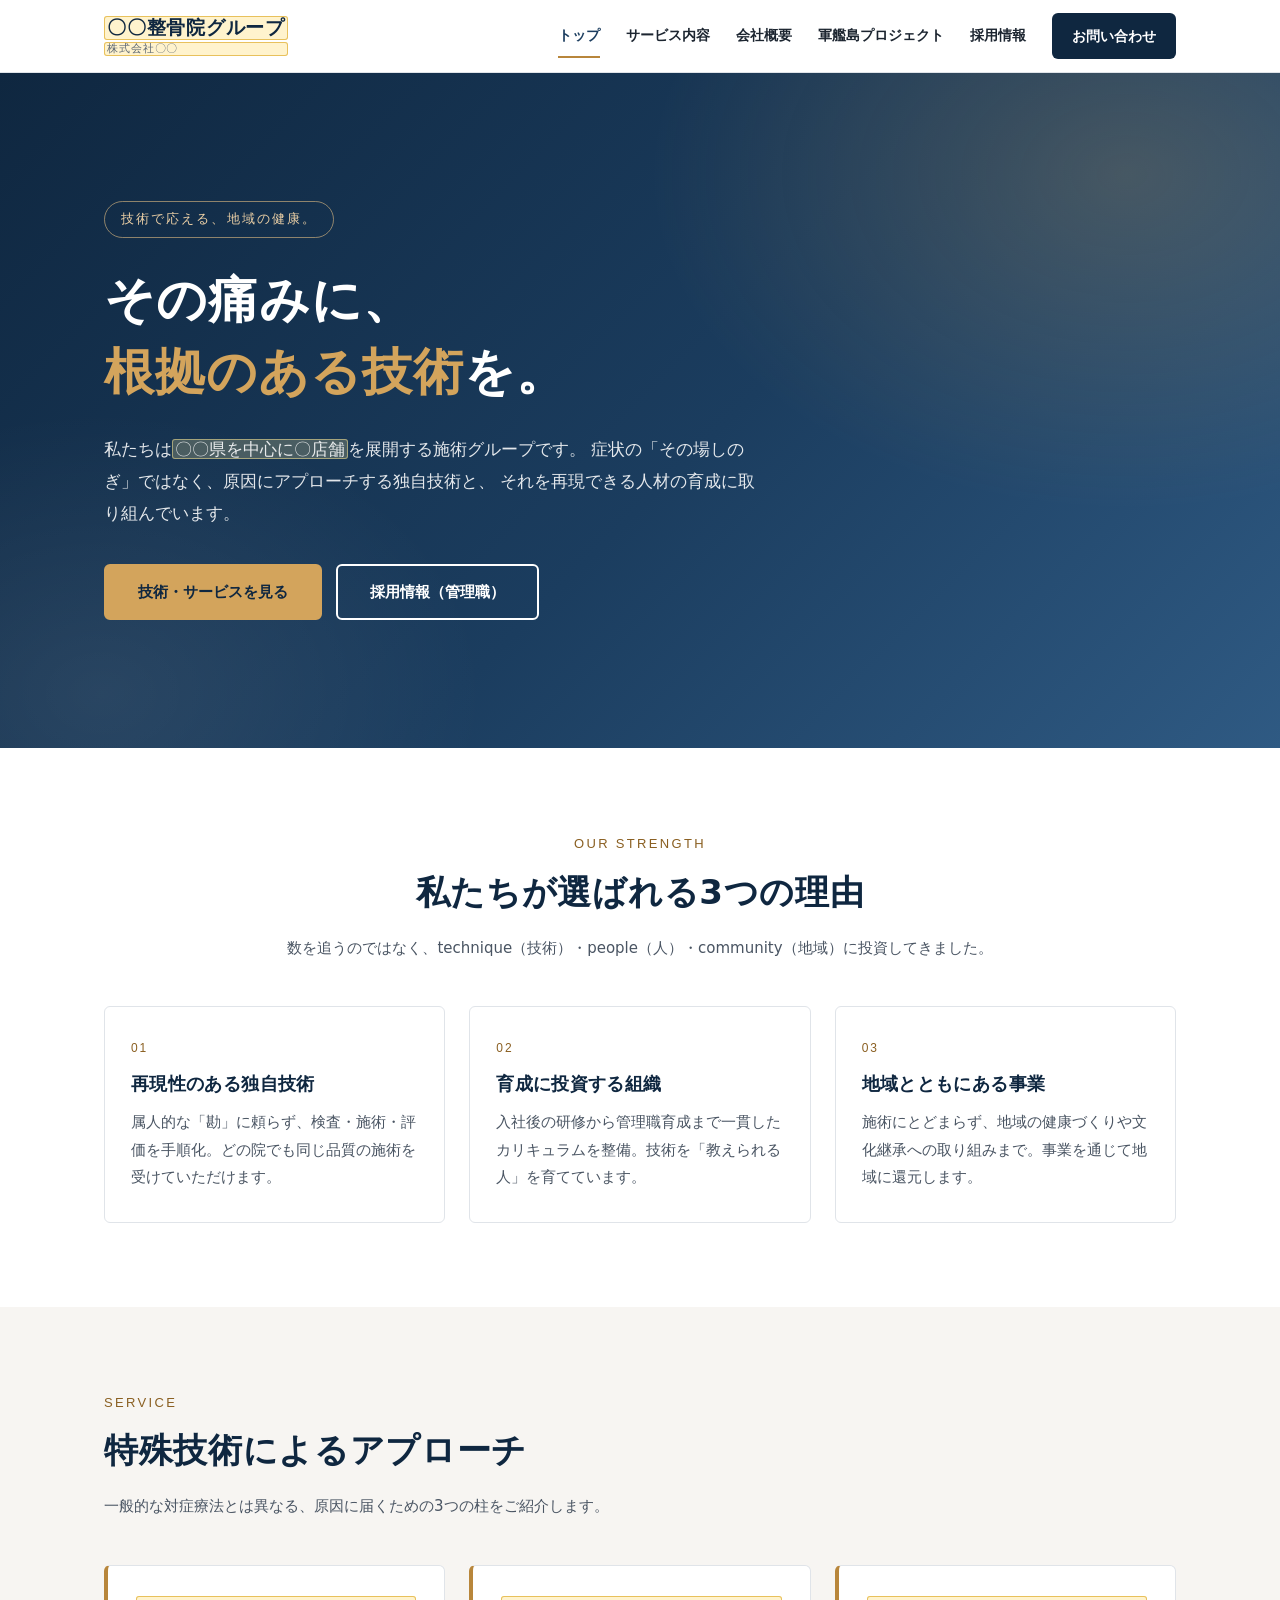
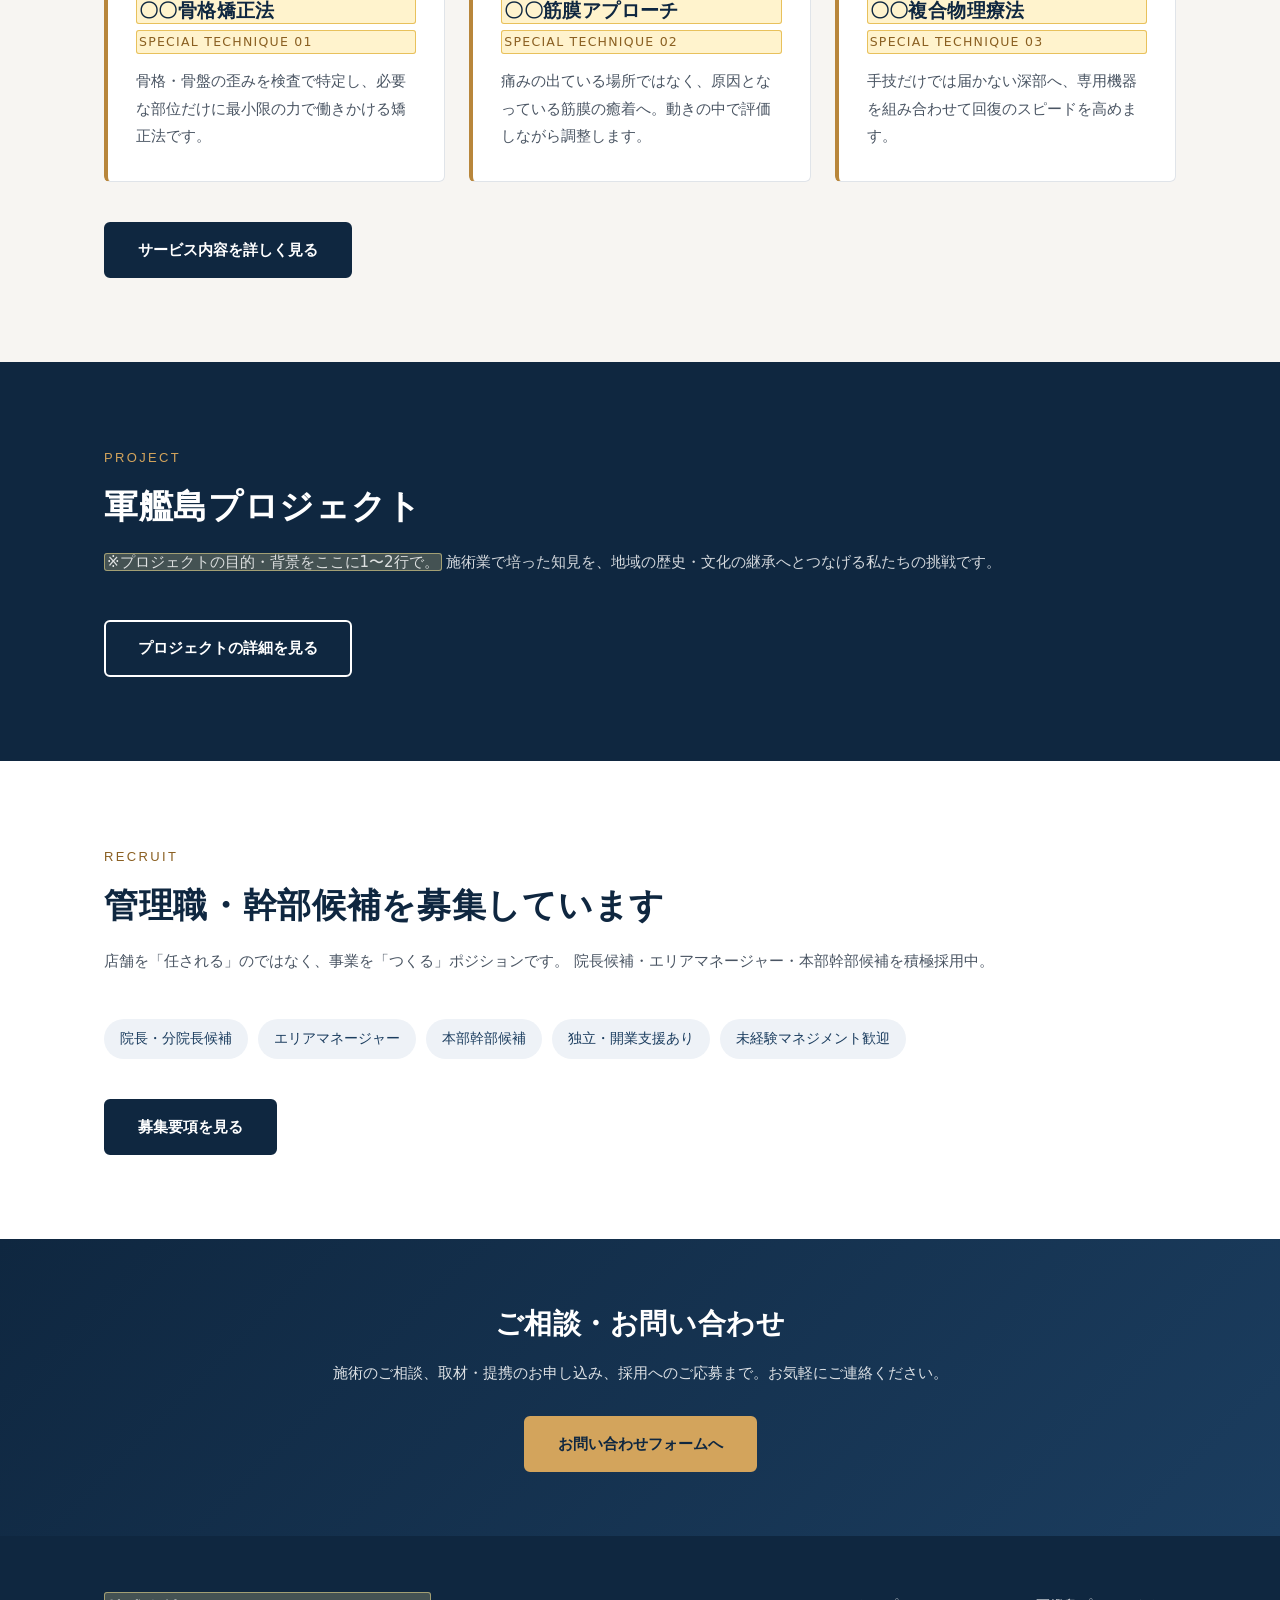
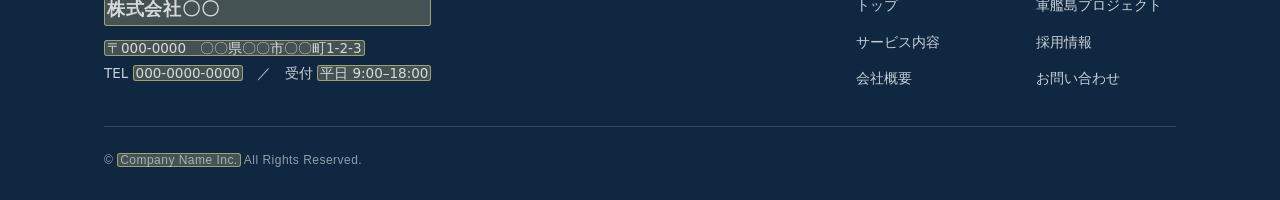
<file: index.html>
<!DOCTYPE html>
<html lang="ja">
<head>
<meta charset="UTF-8">
<meta name="viewport" content="width=device-width, initial-scale=1">
<title>株式会社〇〇｜技術で、からだの未来を変える。</title>
<meta name="description" content="独自の施術技術と人材育成で地域の健康を支える〇〇グループの公式サイト。サービス内容、会社概要、軍艦島プロジェクト、管理職採用情報をご案内します。">
<link rel="stylesheet" href="assets/css/style.css">
</head>
<body>
<a class="skip-link" href="#main">本文へスキップ</a>

<header class="site-header">
  <div class="wrap">
    <a class="logo" href="index.html">
      <strong class="ph">〇〇整骨院グループ</strong>
      <span class="ph">株式会社〇〇</span>
    </a>
    <button class="nav-toggle" type="button" aria-expanded="false" aria-controls="gnav" aria-label="メニューを開く"><span></span></button>
    <nav class="gnav" id="gnav" aria-label="メインメニュー">
      <ul>
        <li><a href="index.html" aria-current="page">トップ</a></li>
        <li><a href="service.html">サービス内容</a></li>
        <li><a href="company.html">会社概要</a></li>
        <li><a href="gunkanjima.html">軍艦島プロジェクト</a></li>
        <li><a href="recruit.html">採用情報</a></li>
        <li class="nav-cta"><a href="contact.html">お問い合わせ</a></li>
      </ul>
    </nav>
  </div>
</header>

<main id="main">

  <!-- ===== ヒーロー ===== -->
  <section class="hero">
    <div class="wrap">
      <span class="catch">技術で応える、地域の健康。</span>
      <h1>その痛みに、<br><em>根拠のある技術</em>を。</h1>
      <p class="hero-lead">
        私たちは<span class="ph">〇〇県を中心に〇店舗</span>を展開する施術グループです。
        症状の「その場しのぎ」ではなく、原因にアプローチする独自技術と、
        それを再現できる人材の育成に取り組んでいます。
      </p>
      <div class="btn-row">
        <a class="btn btn--gold" href="service.html">技術・サービスを見る</a>
        <a class="btn btn--ghost" href="recruit.html">採用情報（管理職）</a>
      </div>
    </div>
  </section>

  <!-- ===== 3つの強み ===== -->
  <section class="section">
    <div class="wrap">
      <div class="sec-head sec-head--center">
        <span class="label">Our Strength</span>
        <h2>私たちが選ばれる3つの理由</h2>
        <p class="lead">数を追うのではなく、technique（技術）・people（人）・community（地域）に投資してきました。</p>
      </div>
      <div class="grid grid--3">
        <div class="card">
          <span class="num">01</span>
          <h3>再現性のある独自技術</h3>
          <p>属人的な「勘」に頼らず、検査・施術・評価を手順化。どの院でも同じ品質の施術を受けていただけます。</p>
        </div>
        <div class="card">
          <span class="num">02</span>
          <h3>育成に投資する組織</h3>
          <p>入社後の研修から管理職育成まで一貫したカリキュラムを整備。技術を「教えられる人」を育てています。</p>
        </div>
        <div class="card">
          <span class="num">03</span>
          <h3>地域とともにある事業</h3>
          <p>施術にとどまらず、地域の健康づくりや文化継承への取り組みまで。事業を通じて地域に還元します。</p>
        </div>
      </div>
    </div>
  </section>

  <!-- ===== サービス概要 ===== -->
  <section class="section section--soft">
    <div class="wrap">
      <div class="sec-head">
        <span class="label">Service</span>
        <h2>特殊技術によるアプローチ</h2>
        <p class="lead">一般的な対症療法とは異なる、原因に届くための3つの柱をご紹介します。</p>
      </div>
      <div class="grid grid--3">
        <div class="tech">
          <h3 class="ph">〇〇骨格矯正法</h3>
          <span class="tech-sub ph">SPECIAL TECHNIQUE 01</span>
          <p>骨格・骨盤の歪みを検査で特定し、必要な部位だけに最小限の力で働きかける矯正法です。</p>
        </div>
        <div class="tech">
          <h3 class="ph">〇〇筋膜アプローチ</h3>
          <span class="tech-sub ph">SPECIAL TECHNIQUE 02</span>
          <p>痛みの出ている場所ではなく、原因となっている筋膜の癒着へ。動きの中で評価しながら調整します。</p>
        </div>
        <div class="tech">
          <h3 class="ph">〇〇複合物理療法</h3>
          <span class="tech-sub ph">SPECIAL TECHNIQUE 03</span>
          <p>手技だけでは届かない深部へ、専用機器を組み合わせて回復のスピードを高めます。</p>
        </div>
      </div>
      <div class="btn-row mt-40">
        <a class="btn" href="service.html">サービス内容を詳しく見る</a>
      </div>
    </div>
  </section>

  <!-- ===== 軍艦島プロジェクト ===== -->
  <section class="section section--navy">
    <div class="wrap">
      <div class="sec-head">
        <span class="label">Project</span>
        <h2>軍艦島プロジェクト</h2>
        <p class="lead">
          <span class="ph">※プロジェクトの目的・背景をここに1〜2行で。</span>
          施術業で培った知見を、地域の歴史・文化の継承へとつなげる私たちの挑戦です。
        </p>
      </div>
      <div class="btn-row">
        <a class="btn btn--ghost" href="gunkanjima.html">プロジェクトの詳細を見る</a>
      </div>
    </div>
  </section>

  <!-- ===== 採用 ===== -->
  <section class="section">
    <div class="wrap">
      <div class="sec-head">
        <span class="label">Recruit</span>
        <h2>管理職・幹部候補を募集しています</h2>
        <p class="lead">
          店舗を「任される」のではなく、事業を「つくる」ポジションです。
          院長候補・エリアマネージャー・本部幹部候補を積極採用中。
        </p>
      </div>
      <ul class="tag-list">
        <li>院長・分院長候補</li>
        <li>エリアマネージャー</li>
        <li>本部幹部候補</li>
        <li>独立・開業支援あり</li>
        <li>未経験マネジメント歓迎</li>
      </ul>
      <div class="btn-row mt-40">
        <a class="btn" href="recruit.html">募集要項を見る</a>
      </div>
    </div>
  </section>

  <!-- ===== CTA ===== -->
  <section class="cta-band">
    <div class="wrap">
      <h2>ご相談・お問い合わせ</h2>
      <p>施術のご相談、取材・提携のお申し込み、採用へのご応募まで。お気軽にご連絡ください。</p>
      <div class="btn-row btn-row--center">
        <a class="btn btn--gold" href="contact.html">お問い合わせフォームへ</a>
      </div>
    </div>
  </section>

</main>

<footer class="site-footer">
  <div class="wrap">
    <div class="footer-top">
      <div class="footer-brand">
        <strong class="ph">株式会社〇〇</strong>
        <p>
          <span class="ph">〒000-0000　〇〇県〇〇市〇〇町1-2-3</span><br>
          TEL <span class="ph">000-0000-0000</span>　／　受付 <span class="ph">平日 9:00–18:00</span>
        </p>
      </div>
      <nav class="footer-nav" aria-label="フッターメニュー">
        <ul>
          <li><a href="index.html">トップ</a></li>
          <li><a href="gunkanjima.html">軍艦島プロジェクト</a></li>
          <li><a href="service.html">サービス内容</a></li>
          <li><a href="recruit.html">採用情報</a></li>
          <li><a href="company.html">会社概要</a></li>
          <li><a href="contact.html">お問い合わせ</a></li>
        </ul>
      </nav>
    </div>
    <p class="copyright">&copy; <span class="ph">Company Name Inc.</span> All Rights Reserved.</p>
  </div>
</footer>

<script src="assets/js/main.js"></script>
</body>
</html>
</file>
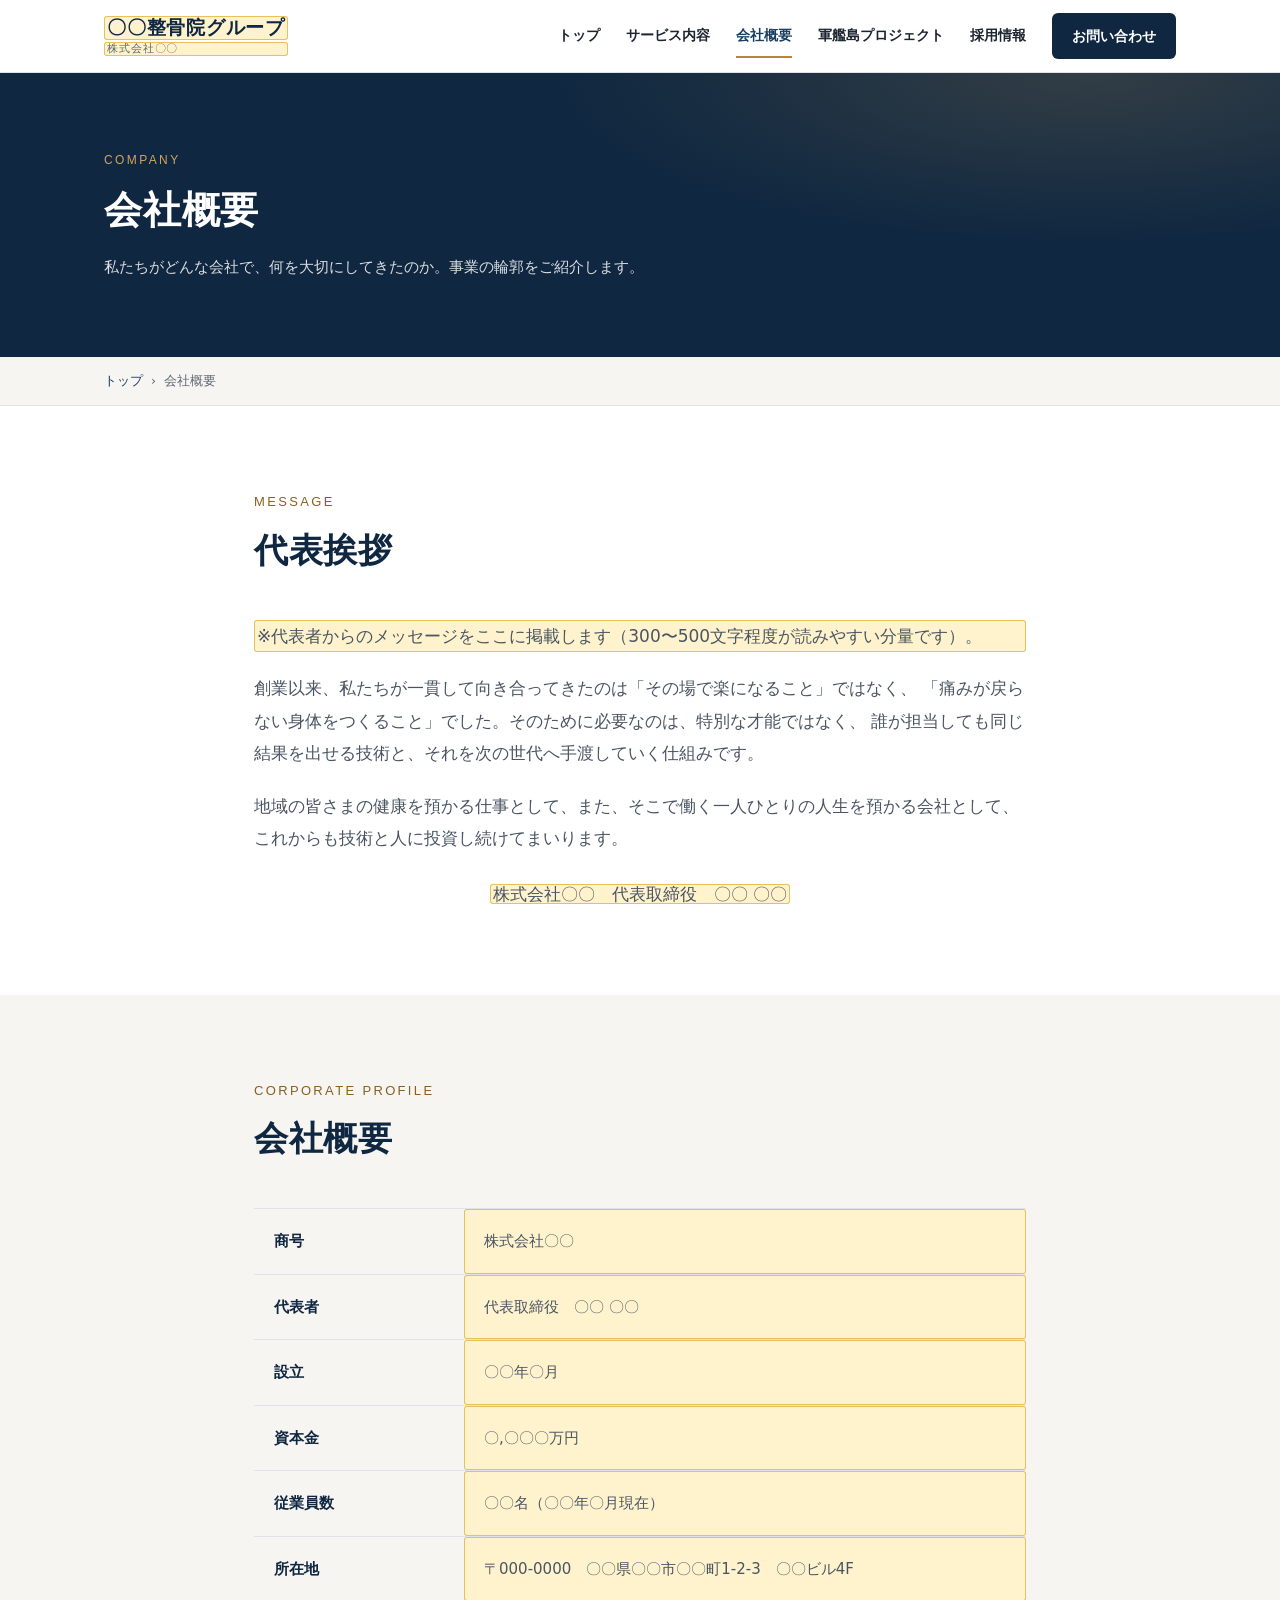
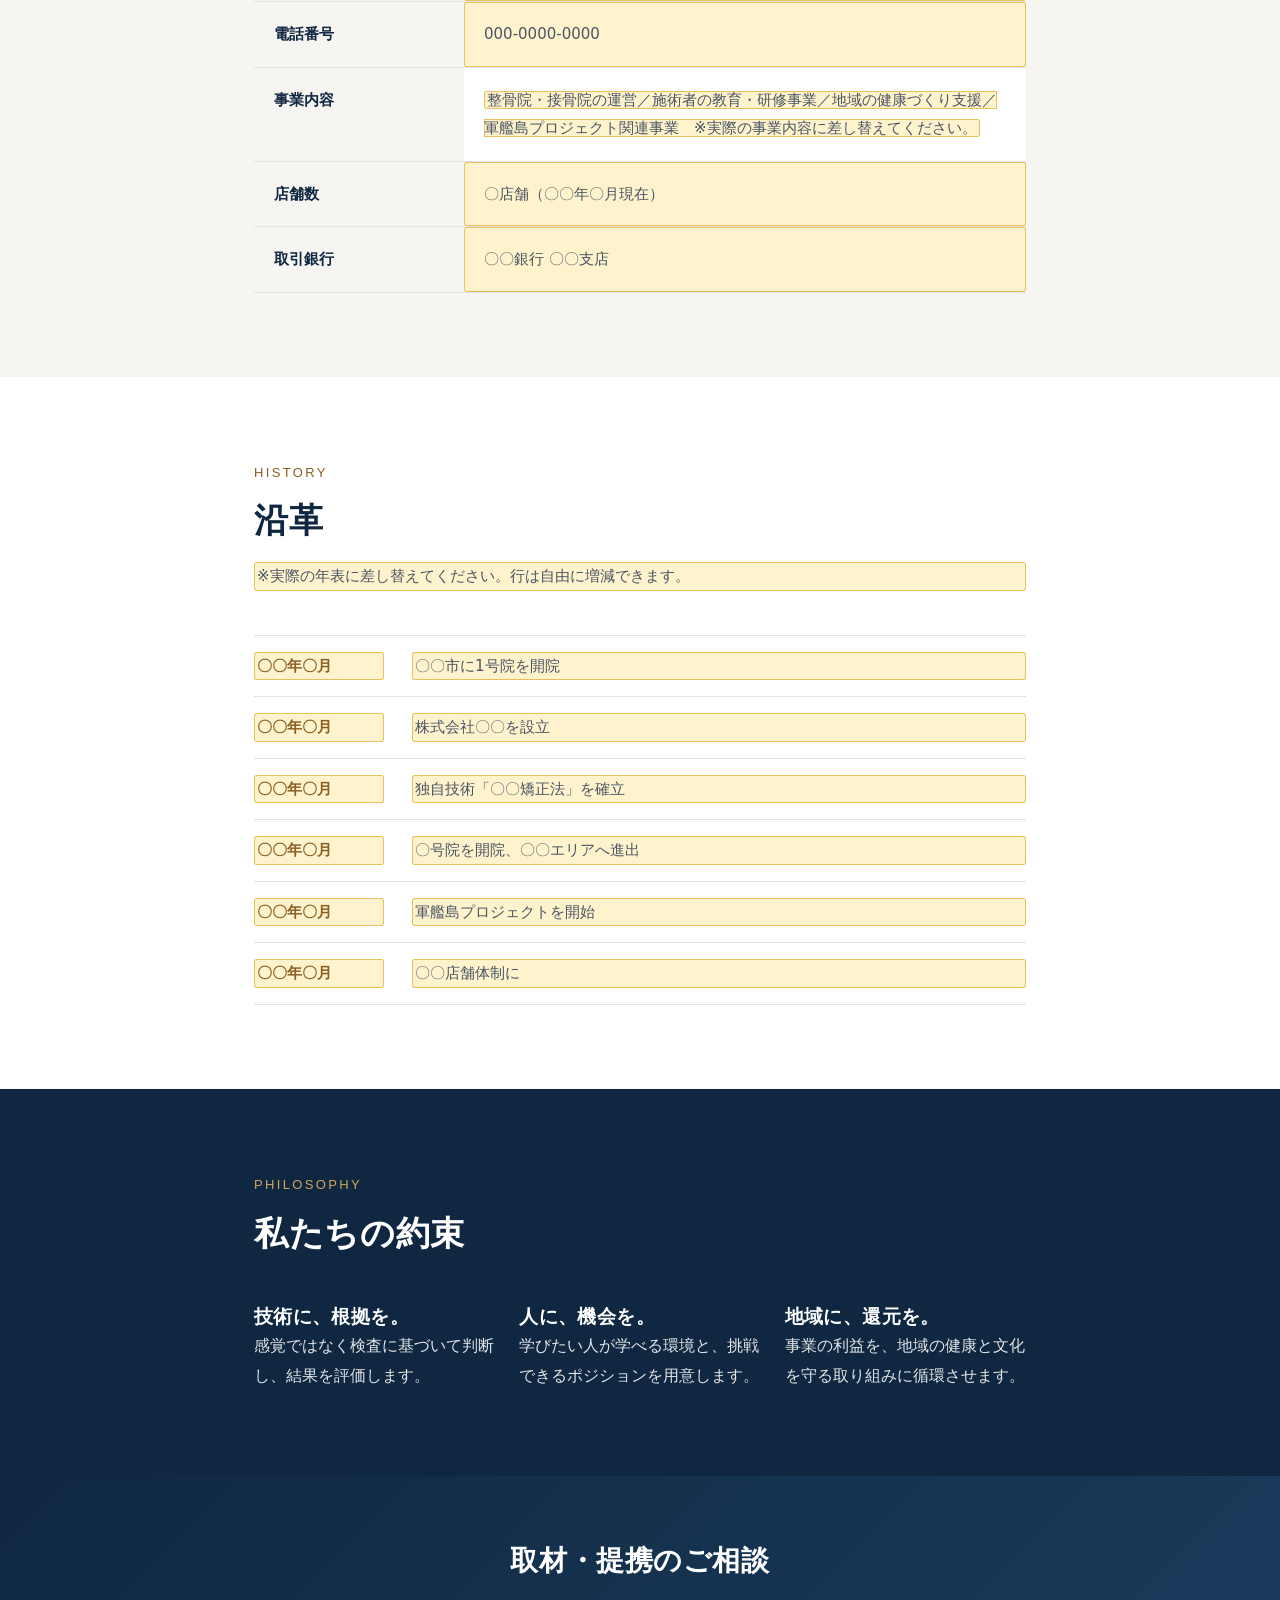
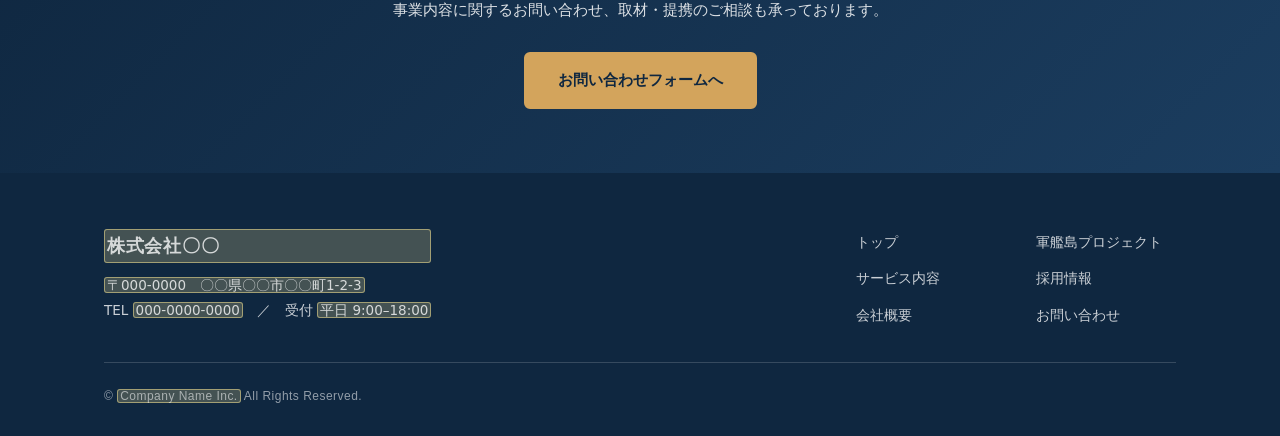
<file: company.html>
<!DOCTYPE html>
<html lang="ja">
<head>
<meta charset="UTF-8">
<meta name="viewport" content="width=device-width, initial-scale=1">
<title>会社概要｜株式会社〇〇</title>
<meta name="description" content="株式会社〇〇の代表挨拶、会社概要、沿革、事業理念をご紹介します。">
<link rel="stylesheet" href="assets/css/style.css">
</head>
<body>
<a class="skip-link" href="#main">本文へスキップ</a>

<header class="site-header">
  <div class="wrap">
    <a class="logo" href="index.html">
      <strong class="ph">〇〇整骨院グループ</strong>
      <span class="ph">株式会社〇〇</span>
    </a>
    <button class="nav-toggle" type="button" aria-expanded="false" aria-controls="gnav" aria-label="メニューを開く"><span></span></button>
    <nav class="gnav" id="gnav" aria-label="メインメニュー">
      <ul>
        <li><a href="index.html">トップ</a></li>
        <li><a href="service.html">サービス内容</a></li>
        <li><a href="company.html" aria-current="page">会社概要</a></li>
        <li><a href="gunkanjima.html">軍艦島プロジェクト</a></li>
        <li><a href="recruit.html">採用情報</a></li>
        <li class="nav-cta"><a href="contact.html">お問い合わせ</a></li>
      </ul>
    </nav>
  </div>
</header>

<main id="main">

  <section class="page-hero">
    <div class="wrap">
      <span class="label">Company</span>
      <h1>会社概要</h1>
      <p>私たちがどんな会社で、何を大切にしてきたのか。事業の輪郭をご紹介します。</p>
    </div>
  </section>

  <nav class="breadcrumb" aria-label="パンくずリスト">
    <div class="wrap">
      <ol>
        <li><a href="index.html">トップ</a></li>
        <li>会社概要</li>
      </ol>
    </div>
  </nav>

  <!-- ===== 代表挨拶 ===== -->
  <section class="section">
    <div class="wrap wrap--narrow">
      <div class="sec-head">
        <span class="label">Message</span>
        <h2>代表挨拶</h2>
      </div>
      <p class="lead-txt ph">
        ※代表者からのメッセージをここに掲載します（300〜500文字程度が読みやすい分量です）。
      </p>
      <p class="lead-txt">
        創業以来、私たちが一貫して向き合ってきたのは「その場で楽になること」ではなく、
        「痛みが戻らない身体をつくること」でした。そのために必要なのは、特別な才能ではなく、
        誰が担当しても同じ結果を出せる技術と、それを次の世代へ手渡していく仕組みです。
      </p>
      <p class="lead-txt">
        地域の皆さまの健康を預かる仕事として、また、そこで働く一人ひとりの人生を預かる会社として、
        これからも技術と人に投資し続けてまいります。
      </p>
      <p class="lead-txt center mt-24">
        <span class="ph">株式会社〇〇　代表取締役　〇〇 〇〇</span>
      </p>
    </div>
  </section>

  <!-- ===== 会社概要 ===== -->
  <section class="section section--soft">
    <div class="wrap wrap--narrow">
      <div class="sec-head">
        <span class="label">Corporate Profile</span>
        <h2>会社概要</h2>
      </div>
      <div class="table-scroll">
        <table class="info">
          <tbody>
            <tr><th>商号</th><td class="ph">株式会社〇〇</td></tr>
            <tr><th>代表者</th><td class="ph">代表取締役　〇〇 〇〇</td></tr>
            <tr><th>設立</th><td class="ph">〇〇年〇月</td></tr>
            <tr><th>資本金</th><td class="ph">〇,〇〇〇万円</td></tr>
            <tr><th>従業員数</th><td class="ph">〇〇名（〇〇年〇月現在）</td></tr>
            <tr><th>所在地</th><td class="ph">〒000-0000　〇〇県〇〇市〇〇町1-2-3　〇〇ビル4F</td></tr>
            <tr><th>電話番号</th><td class="ph">000-0000-0000</td></tr>
            <tr>
              <th>事業内容</th>
              <td>
                <span class="ph">
                  整骨院・接骨院の運営／施術者の教育・研修事業／地域の健康づくり支援／
                  軍艦島プロジェクト関連事業　※実際の事業内容に差し替えてください。
                </span>
              </td>
            </tr>
            <tr><th>店舗数</th><td class="ph">〇店舗（〇〇年〇月現在）</td></tr>
            <tr><th>取引銀行</th><td class="ph">〇〇銀行 〇〇支店</td></tr>
          </tbody>
        </table>
      </div>
    </div>
  </section>

  <!-- ===== 沿革 ===== -->
  <section class="section">
    <div class="wrap wrap--narrow">
      <div class="sec-head">
        <span class="label">History</span>
        <h2>沿革</h2>
        <p class="lead ph">※実際の年表に差し替えてください。行は自由に増減できます。</p>
      </div>
      <ul class="history">
        <li><span class="year ph">〇〇年〇月</span><span class="body ph">〇〇市に1号院を開院</span></li>
        <li><span class="year ph">〇〇年〇月</span><span class="body ph">株式会社〇〇を設立</span></li>
        <li><span class="year ph">〇〇年〇月</span><span class="body ph">独自技術「〇〇矯正法」を確立</span></li>
        <li><span class="year ph">〇〇年〇月</span><span class="body ph">〇号院を開院、〇〇エリアへ進出</span></li>
        <li><span class="year ph">〇〇年〇月</span><span class="body ph">軍艦島プロジェクトを開始</span></li>
        <li><span class="year ph">〇〇年〇月</span><span class="body ph">〇〇店舗体制に</span></li>
      </ul>
    </div>
  </section>

  <!-- ===== 理念 ===== -->
  <section class="section section--navy">
    <div class="wrap wrap--narrow">
      <div class="sec-head">
        <span class="label">Philosophy</span>
        <h2>私たちの約束</h2>
      </div>
      <div class="grid grid--3">
        <div>
          <h3>技術に、根拠を。</h3>
          <p>感覚ではなく検査に基づいて判断し、結果を評価します。</p>
        </div>
        <div>
          <h3>人に、機会を。</h3>
          <p>学びたい人が学べる環境と、挑戦できるポジションを用意します。</p>
        </div>
        <div>
          <h3>地域に、還元を。</h3>
          <p>事業の利益を、地域の健康と文化を守る取り組みに循環させます。</p>
        </div>
      </div>
    </div>
  </section>

  <section class="cta-band">
    <div class="wrap">
      <h2>取材・提携のご相談</h2>
      <p>事業内容に関するお問い合わせ、取材・提携のご相談も承っております。</p>
      <div class="btn-row btn-row--center">
        <a class="btn btn--gold" href="contact.html">お問い合わせフォームへ</a>
      </div>
    </div>
  </section>

</main>

<footer class="site-footer">
  <div class="wrap">
    <div class="footer-top">
      <div class="footer-brand">
        <strong class="ph">株式会社〇〇</strong>
        <p>
          <span class="ph">〒000-0000　〇〇県〇〇市〇〇町1-2-3</span><br>
          TEL <span class="ph">000-0000-0000</span>　／　受付 <span class="ph">平日 9:00–18:00</span>
        </p>
      </div>
      <nav class="footer-nav" aria-label="フッターメニュー">
        <ul>
          <li><a href="index.html">トップ</a></li>
          <li><a href="gunkanjima.html">軍艦島プロジェクト</a></li>
          <li><a href="service.html">サービス内容</a></li>
          <li><a href="recruit.html">採用情報</a></li>
          <li><a href="company.html">会社概要</a></li>
          <li><a href="contact.html">お問い合わせ</a></li>
        </ul>
      </nav>
    </div>
    <p class="copyright">&copy; <span class="ph">Company Name Inc.</span> All Rights Reserved.</p>
  </div>
</footer>

<script src="assets/js/main.js"></script>
</body>
</html>
</file>
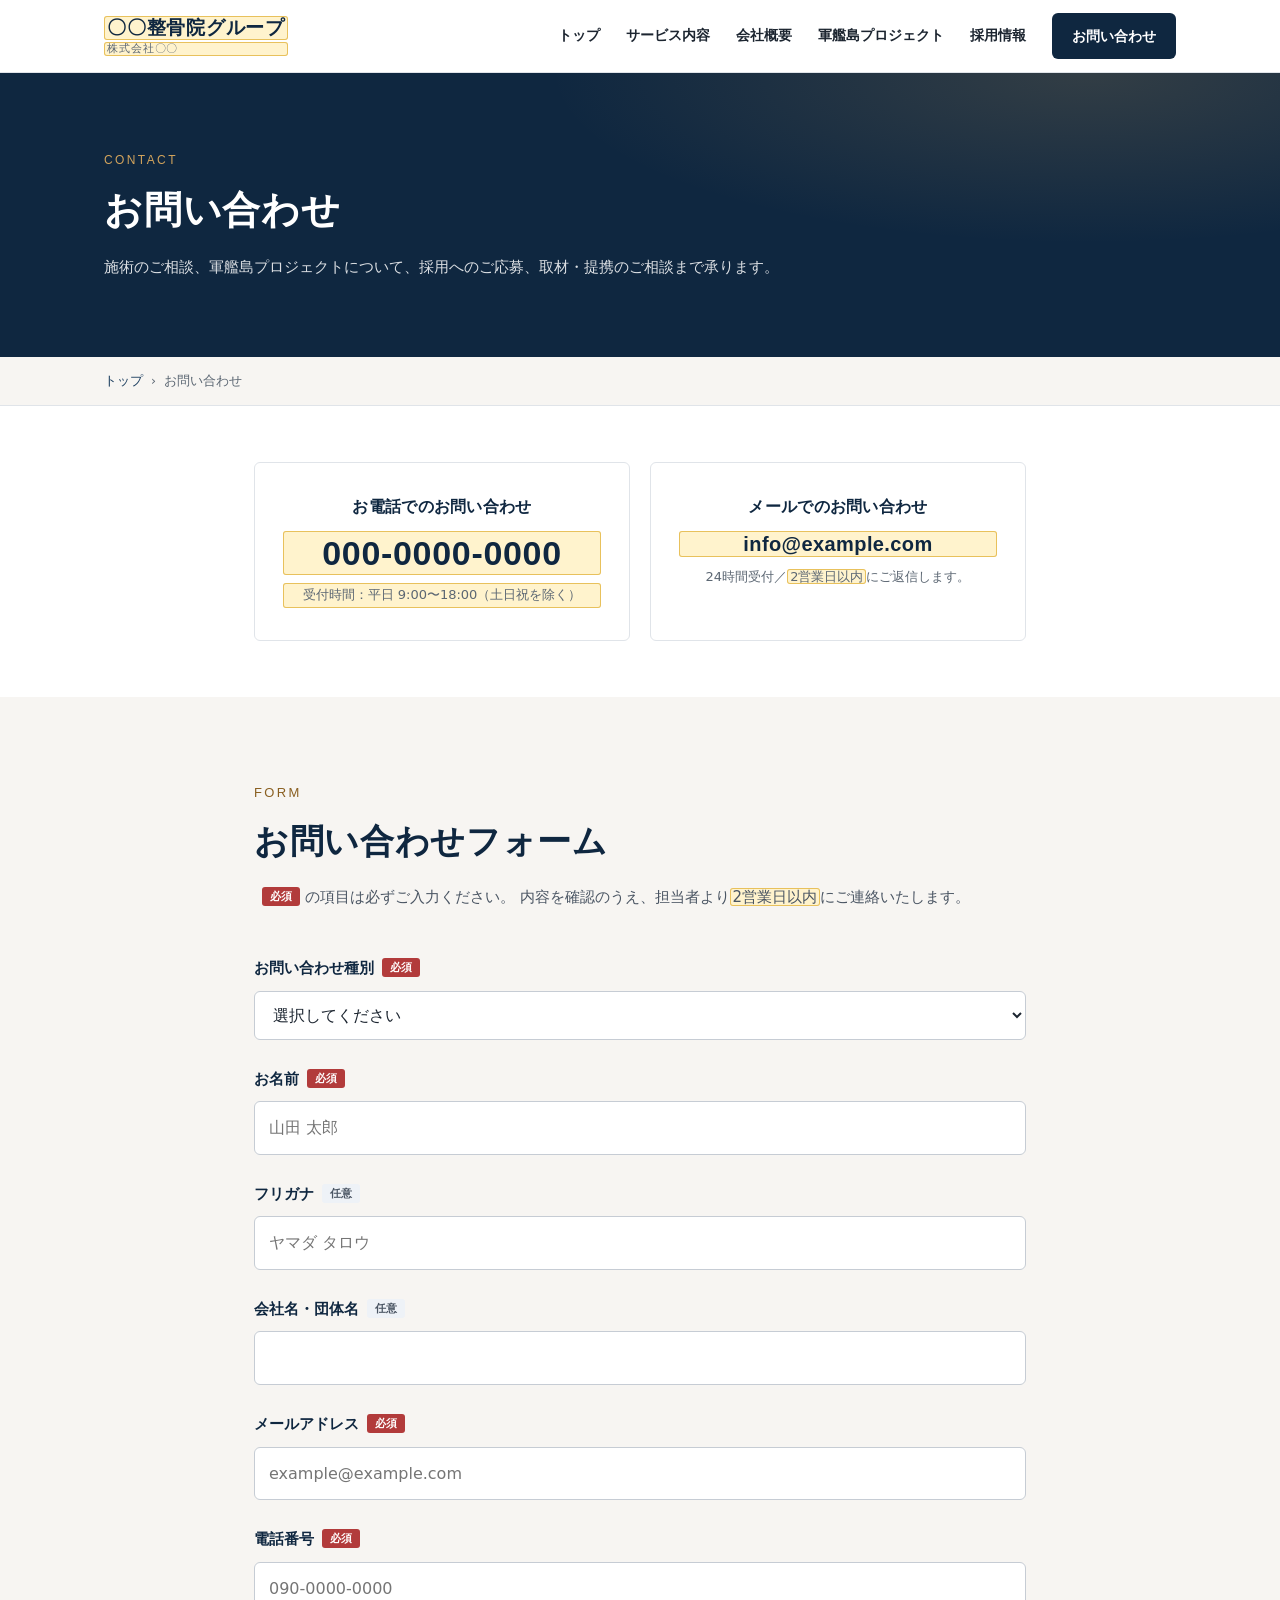
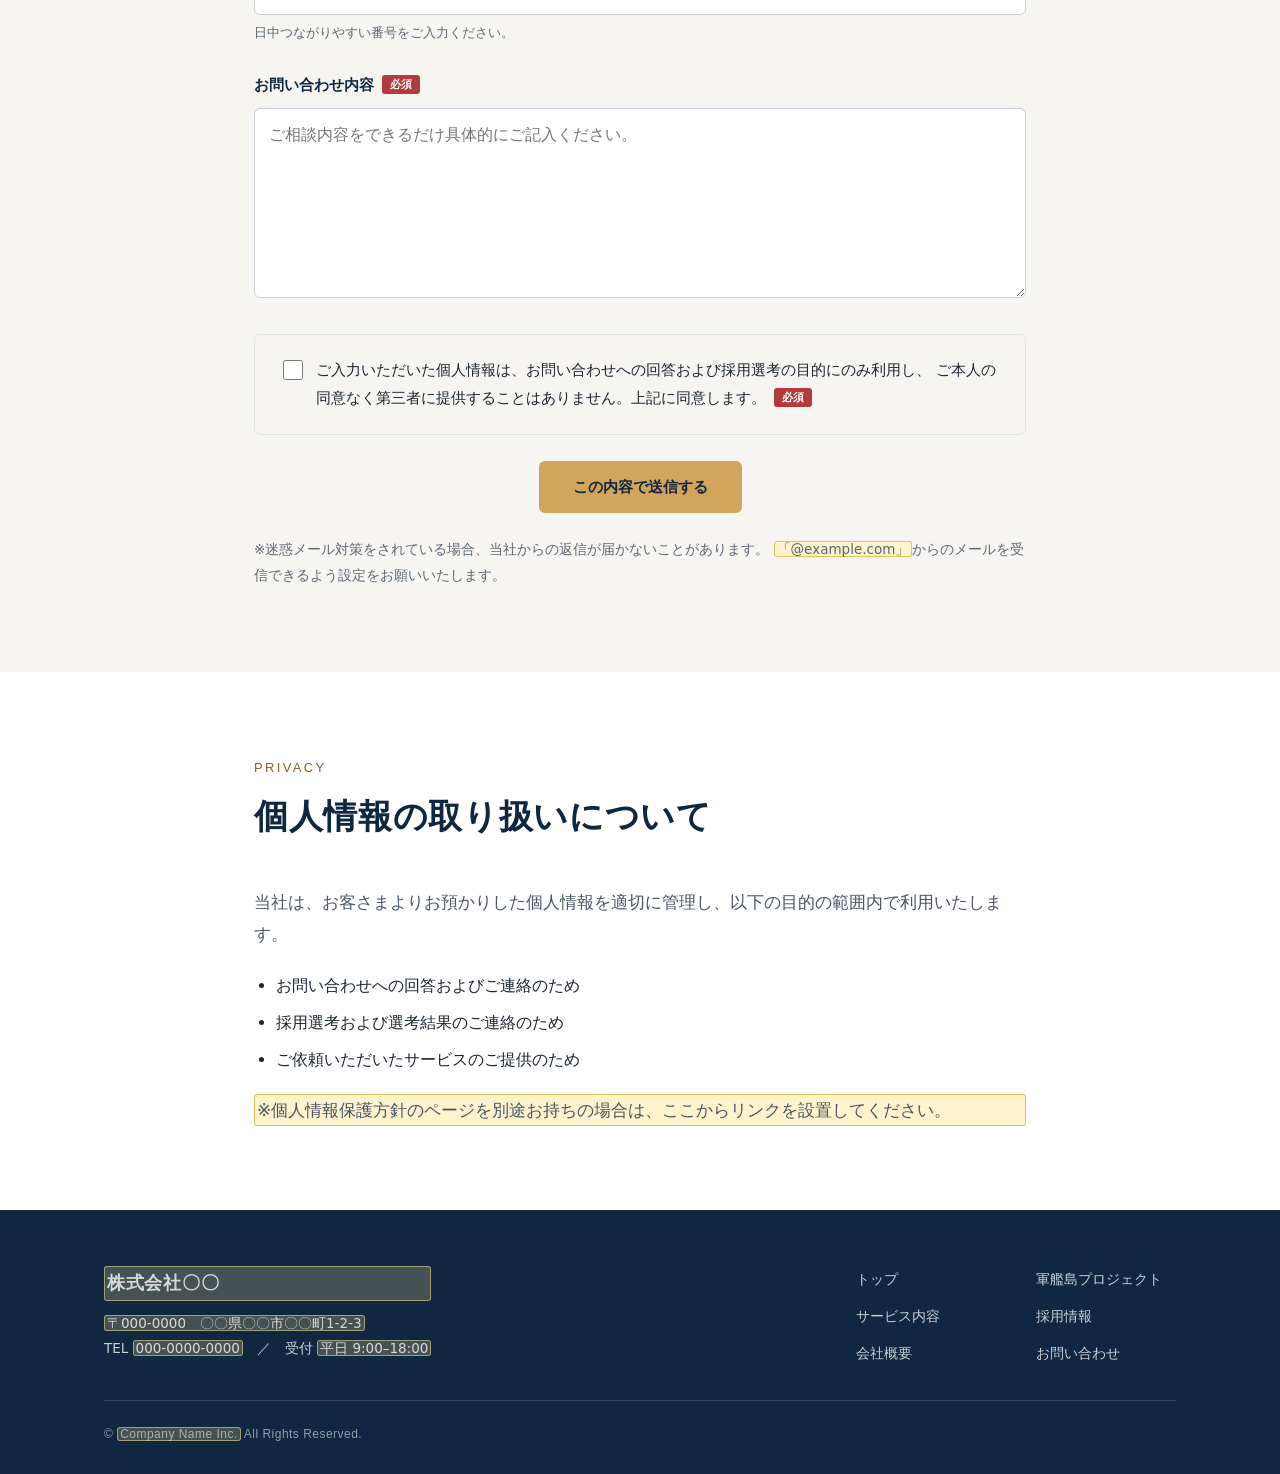
<file: contact.html>
<!DOCTYPE html>
<html lang="ja">
<head>
<meta charset="UTF-8">
<meta name="viewport" content="width=device-width, initial-scale=1">
<title>お問い合わせ｜株式会社〇〇</title>
<meta name="description" content="施術のご相談、軍艦島プロジェクト、採用へのご応募、取材・提携のご相談はこちらから。お電話・メール・フォームで承ります。">
<link rel="stylesheet" href="assets/css/style.css">
</head>
<body>
<a class="skip-link" href="#main">本文へスキップ</a>

<header class="site-header">
  <div class="wrap">
    <a class="logo" href="index.html">
      <strong class="ph">〇〇整骨院グループ</strong>
      <span class="ph">株式会社〇〇</span>
    </a>
    <button class="nav-toggle" type="button" aria-expanded="false" aria-controls="gnav" aria-label="メニューを開く"><span></span></button>
    <nav class="gnav" id="gnav" aria-label="メインメニュー">
      <ul>
        <li><a href="index.html">トップ</a></li>
        <li><a href="service.html">サービス内容</a></li>
        <li><a href="company.html">会社概要</a></li>
        <li><a href="gunkanjima.html">軍艦島プロジェクト</a></li>
        <li><a href="recruit.html">採用情報</a></li>
        <li class="nav-cta"><a href="contact.html" aria-current="page">お問い合わせ</a></li>
      </ul>
    </nav>
  </div>
</header>

<main id="main">

  <section class="page-hero">
    <div class="wrap">
      <span class="label">Contact</span>
      <h1>お問い合わせ</h1>
      <p>施術のご相談、軍艦島プロジェクトについて、採用へのご応募、取材・提携のご相談まで承ります。</p>
    </div>
  </section>

  <nav class="breadcrumb" aria-label="パンくずリスト">
    <div class="wrap">
      <ol>
        <li><a href="index.html">トップ</a></li>
        <li>お問い合わせ</li>
      </ol>
    </div>
  </nav>

  <!-- ===== 電話・メール ===== -->
  <section class="section section--tight">
    <div class="wrap wrap--narrow">
      <div class="contact-cards">
        <div class="contact-box">
          <h3>お電話でのお問い合わせ</h3>
          <a class="big ph" href="tel:0000000000">000-0000-0000</a>
          <p class="note ph">受付時間：平日 9:00〜18:00（土日祝を除く）</p>
        </div>
        <div class="contact-box">
          <h3>メールでのお問い合わせ</h3>
          <a class="big ph" href="mailto:info@example.com" style="font-size:20px">info@example.com</a>
          <p class="note">24時間受付／<span class="ph">2営業日以内</span>にご返信します。</p>
        </div>
      </div>
    </div>
  </section>

  <!-- ===== フォーム ===== -->
  <section class="section section--soft">
    <div class="wrap wrap--narrow">
      <div class="sec-head">
        <span class="label">Form</span>
        <h2>お問い合わせフォーム</h2>
        <p class="lead">
          <span class="req">必須</span> の項目は必ずご入力ください。
          内容を確認のうえ、担当者より<span class="ph">2営業日以内</span>にご連絡いたします。
        </p>
      </div>

      <!--
        ▼▼ 送信先の設定が必要です ▼▼
        下記 <form> の action="" に、フォームの送信先URLを設定してください。
        （例：自社サーバのメール送信プログラム、または外部フォームサービスのエンドポイント）
        action が未設定の間は、送信ボタンを押しても送信されず、画面に案内が表示されます。
      -->
      <form class="form" action="" method="post" data-validate novalidate>

        <div class="field">
          <label for="f-type">お問い合わせ種別<span class="req">必須</span></label>
          <select id="f-type" name="type" required>
            <option value="">選択してください</option>
            <option>施術・ご予約について</option>
            <option>軍艦島プロジェクトについて</option>
            <option>採用について（管理職応募・カジュアル面談）</option>
            <option>取材・提携のご相談</option>
            <option>その他</option>
          </select>
          <p class="field-error"></p>
        </div>

        <div class="field">
          <label for="f-name">お名前<span class="req">必須</span></label>
          <input type="text" id="f-name" name="name" autocomplete="name" placeholder="山田 太郎" required>
          <p class="field-error"></p>
        </div>

        <div class="field">
          <label for="f-kana">フリガナ<span class="any">任意</span></label>
          <input type="text" id="f-kana" name="kana" placeholder="ヤマダ タロウ">
          <p class="field-error"></p>
        </div>

        <div class="field">
          <label for="f-company">会社名・団体名<span class="any">任意</span></label>
          <input type="text" id="f-company" name="company" autocomplete="organization">
          <p class="field-error"></p>
        </div>

        <div class="field">
          <label for="f-email">メールアドレス<span class="req">必須</span></label>
          <input type="email" id="f-email" name="email" autocomplete="email" placeholder="example@example.com" required>
          <p class="field-error"></p>
        </div>

        <div class="field">
          <label for="f-tel">電話番号<span class="req">必須</span></label>
          <input type="tel" id="f-tel" name="tel" autocomplete="tel" placeholder="090-0000-0000" required>
          <p class="hint">日中つながりやすい番号をご入力ください。</p>
          <p class="field-error"></p>
        </div>

        <div class="field">
          <label for="f-body">お問い合わせ内容<span class="req">必須</span></label>
          <textarea id="f-body" name="body" placeholder="ご相談内容をできるだけ具体的にご記入ください。" required></textarea>
          <p class="field-error"></p>
        </div>

        <div class="consent">
          <label>
            <input type="checkbox" name="consent" value="agree" required>
            <span>
              ご入力いただいた個人情報は、お問い合わせへの回答および採用選考の目的にのみ利用し、
              ご本人の同意なく第三者に提供することはありません。上記に同意します。<span class="req">必須</span>
            </span>
          </label>
        </div>

        <div class="btn-row btn-row--center">
          <button class="btn btn--gold" type="submit">この内容で送信する</button>
        </div>

        <p class="form-status">
          現在、フォームの送信先が設定されていません。
          お手数ですが、上記のお電話またはメールアドレスよりご連絡ください。
        </p>

        <p class="form-note">
          ※迷惑メール対策をされている場合、当社からの返信が届かないことがあります。
          <span class="ph">「@example.com」</span>からのメールを受信できるよう設定をお願いいたします。
        </p>
      </form>
    </div>
  </section>

  <!-- ===== 個人情報の取り扱い ===== -->
  <section class="section">
    <div class="wrap wrap--narrow">
      <div class="sec-head">
        <span class="label">Privacy</span>
        <h2>個人情報の取り扱いについて</h2>
      </div>
      <p class="lead-txt">
        当社は、お客さまよりお預かりした個人情報を適切に管理し、以下の目的の範囲内で利用いたします。
      </p>
      <ul>
        <li>お問い合わせへの回答およびご連絡のため</li>
        <li>採用選考および選考結果のご連絡のため</li>
        <li>ご依頼いただいたサービスのご提供のため</li>
      </ul>
      <p class="lead-txt ph">
        ※個人情報保護方針のページを別途お持ちの場合は、ここからリンクを設置してください。
      </p>
    </div>
  </section>

</main>

<footer class="site-footer">
  <div class="wrap">
    <div class="footer-top">
      <div class="footer-brand">
        <strong class="ph">株式会社〇〇</strong>
        <p>
          <span class="ph">〒000-0000　〇〇県〇〇市〇〇町1-2-3</span><br>
          TEL <span class="ph">000-0000-0000</span>　／　受付 <span class="ph">平日 9:00–18:00</span>
        </p>
      </div>
      <nav class="footer-nav" aria-label="フッターメニュー">
        <ul>
          <li><a href="index.html">トップ</a></li>
          <li><a href="gunkanjima.html">軍艦島プロジェクト</a></li>
          <li><a href="service.html">サービス内容</a></li>
          <li><a href="recruit.html">採用情報</a></li>
          <li><a href="company.html">会社概要</a></li>
          <li><a href="contact.html">お問い合わせ</a></li>
        </ul>
      </nav>
    </div>
    <p class="copyright">&copy; <span class="ph">Company Name Inc.</span> All Rights Reserved.</p>
  </div>
</footer>

<script src="assets/js/main.js"></script>
</body>
</html>
</file>
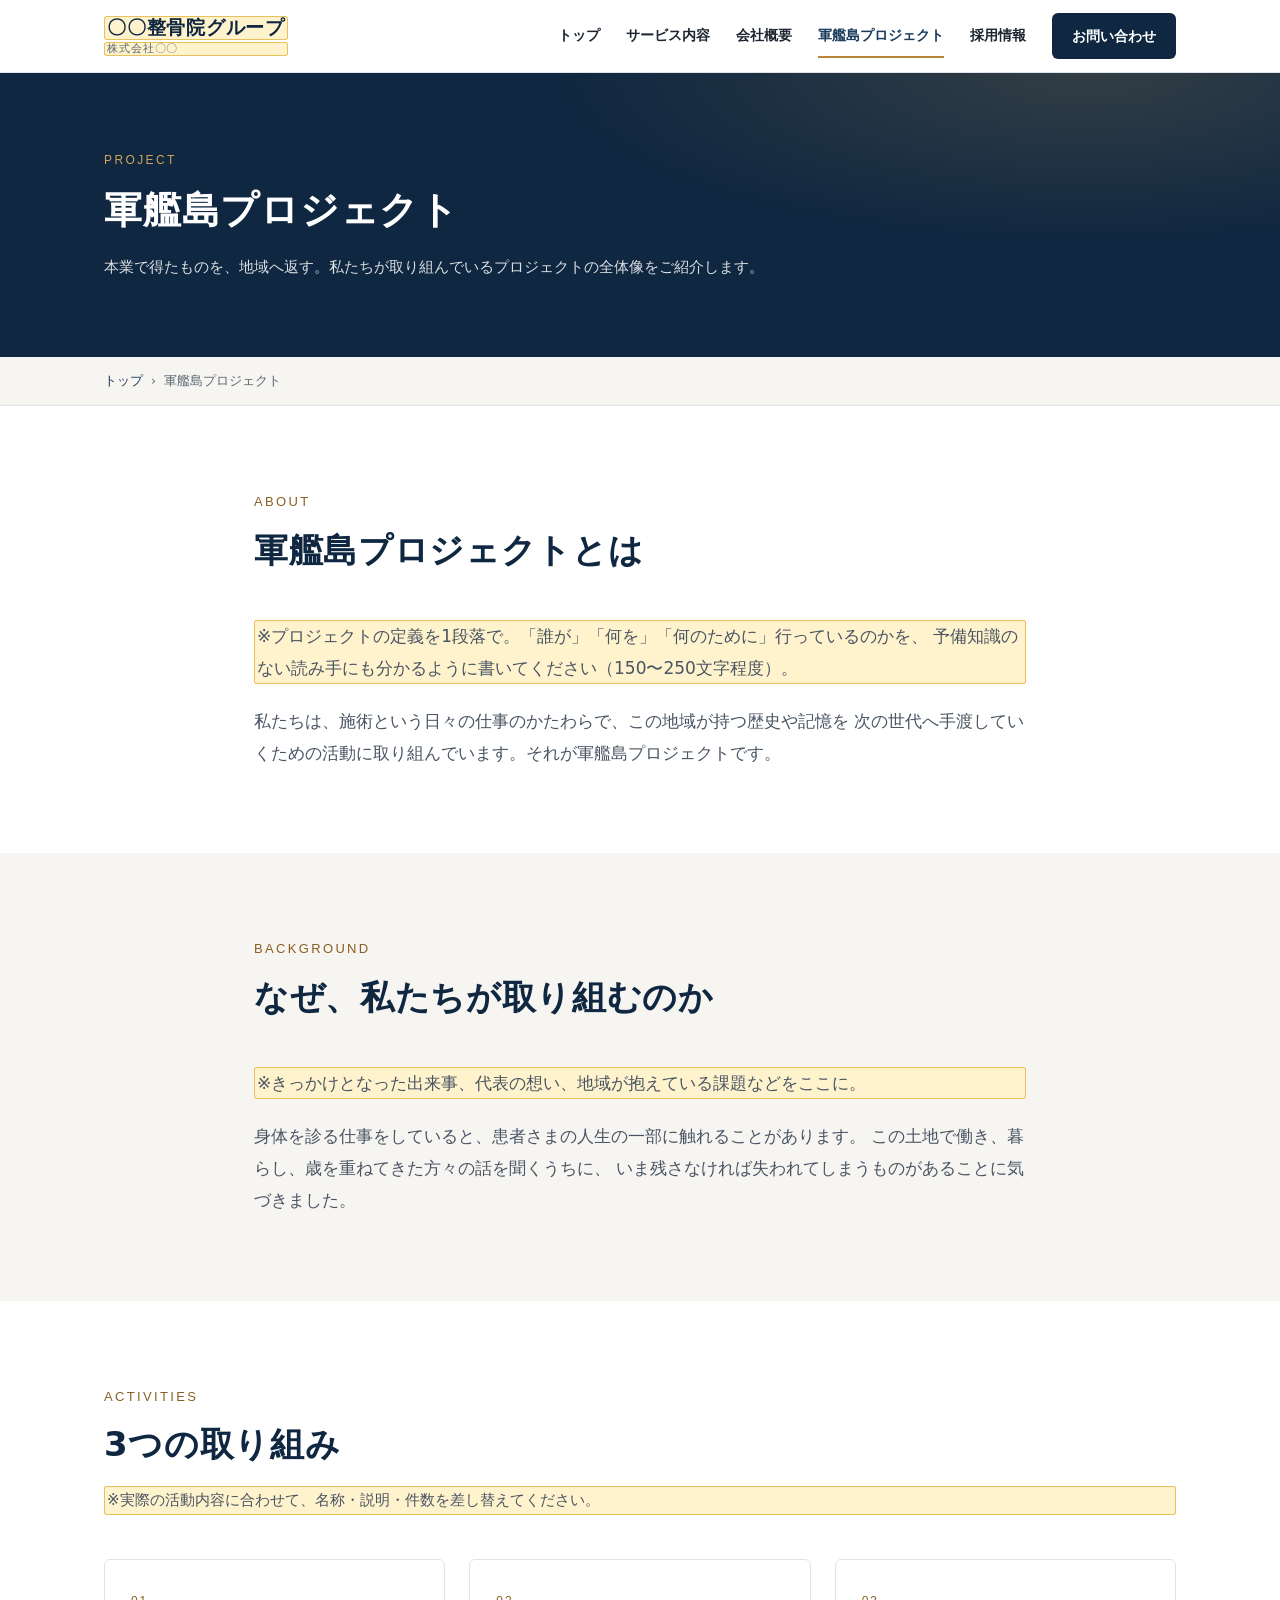
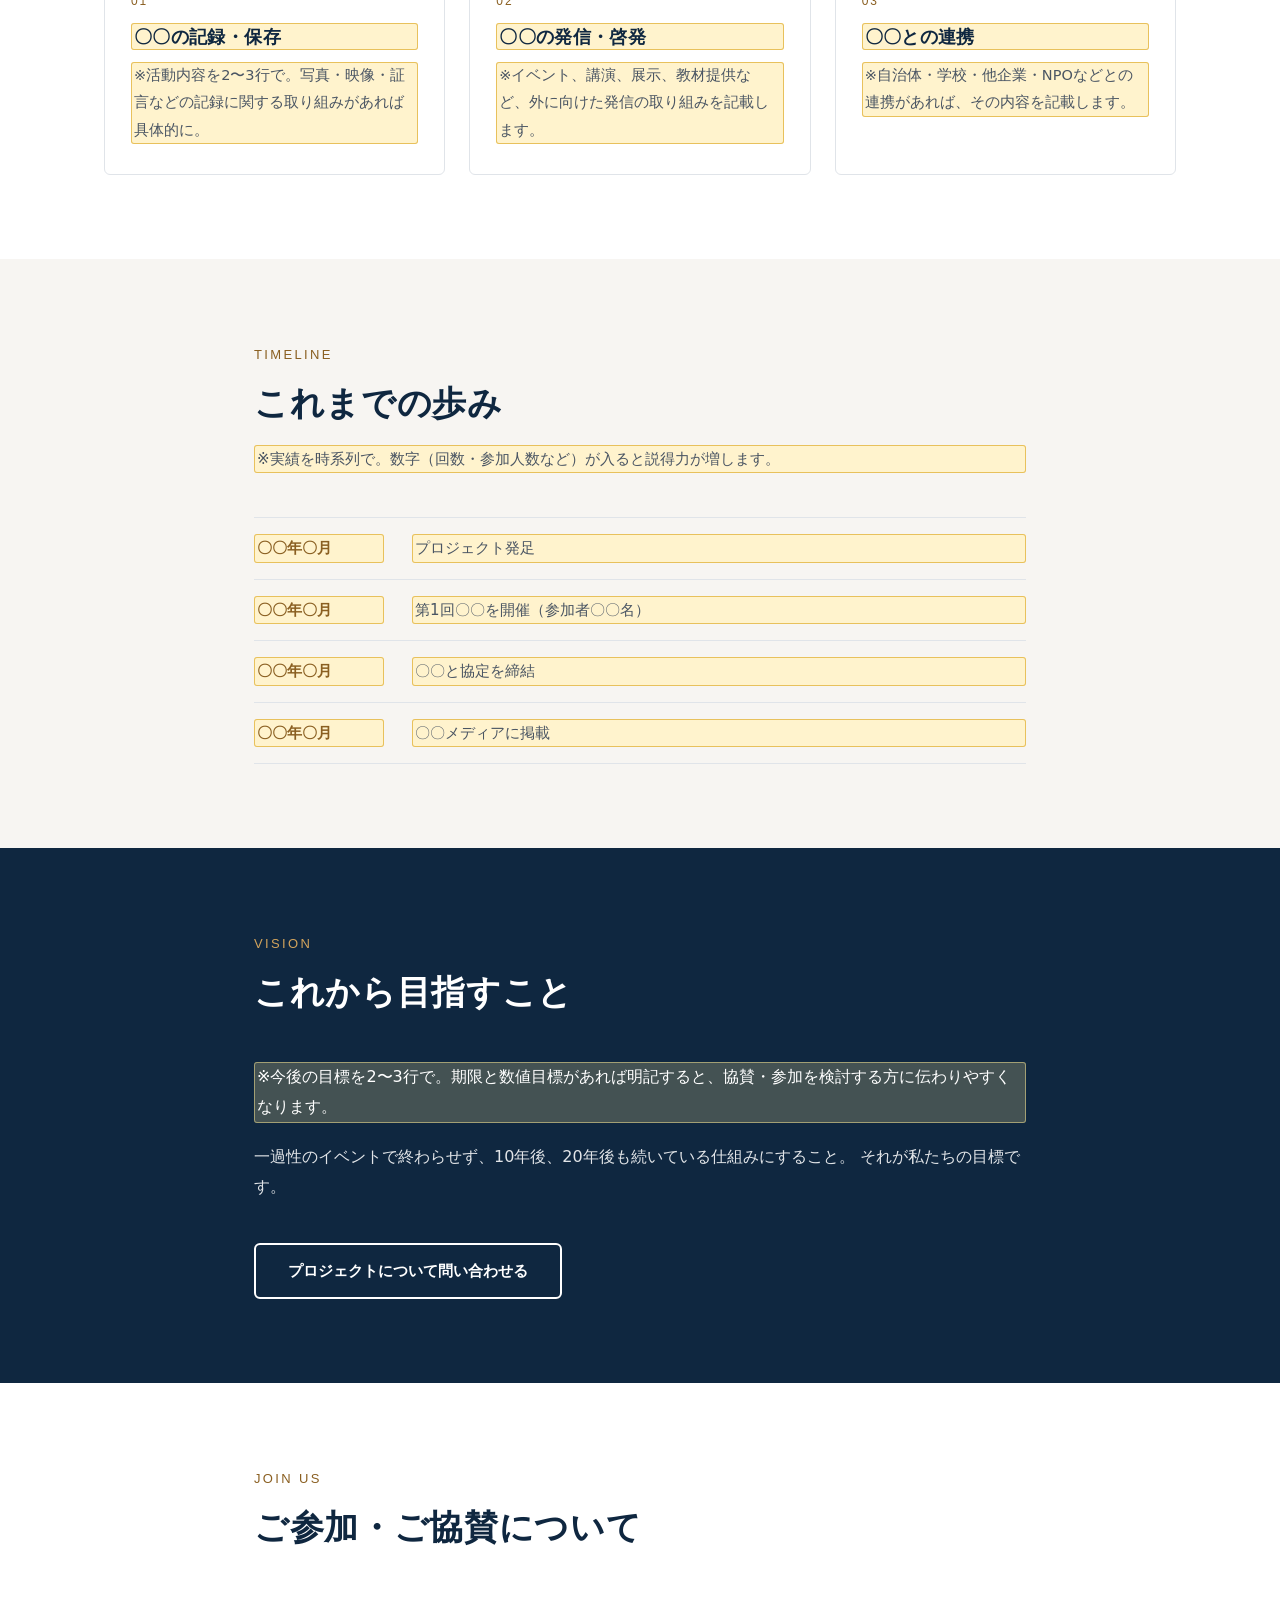
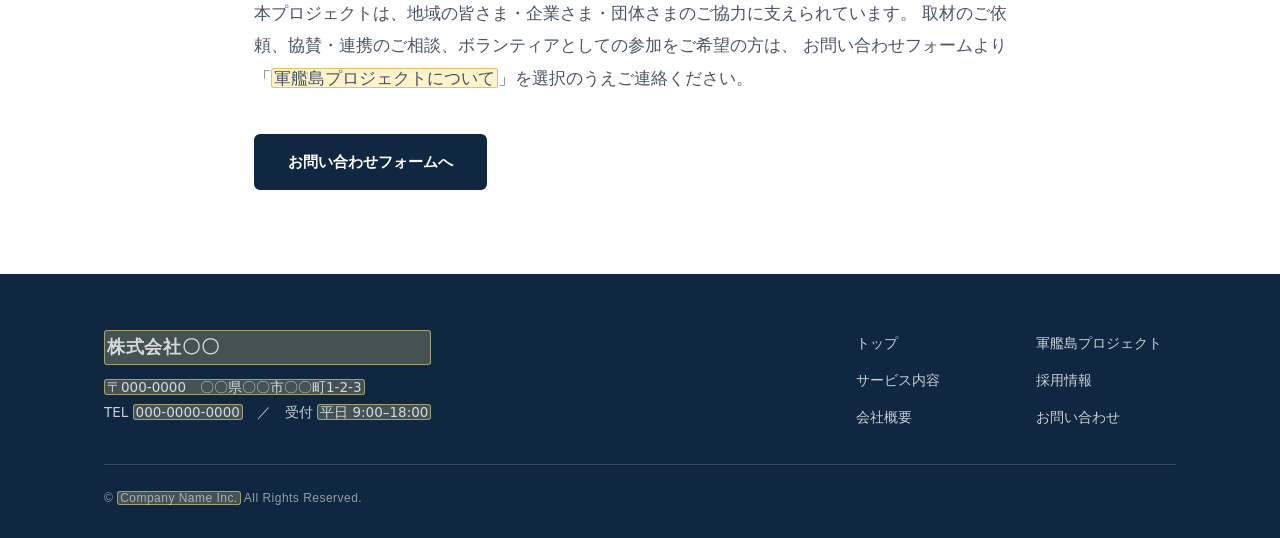
<file: gunkanjima.html>
<!DOCTYPE html>
<html lang="ja">
<head>
<meta charset="UTF-8">
<meta name="viewport" content="width=device-width, initial-scale=1">
<title>軍艦島プロジェクト｜株式会社〇〇</title>
<meta name="description" content="地域の歴史と記憶を次の世代へ。株式会社〇〇が取り組む軍艦島プロジェクトの背景、活動内容、これまでの歩みをご紹介します。">
<link rel="stylesheet" href="assets/css/style.css">
</head>
<body>
<a class="skip-link" href="#main">本文へスキップ</a>

<header class="site-header">
  <div class="wrap">
    <a class="logo" href="index.html">
      <strong class="ph">〇〇整骨院グループ</strong>
      <span class="ph">株式会社〇〇</span>
    </a>
    <button class="nav-toggle" type="button" aria-expanded="false" aria-controls="gnav" aria-label="メニューを開く"><span></span></button>
    <nav class="gnav" id="gnav" aria-label="メインメニュー">
      <ul>
        <li><a href="index.html">トップ</a></li>
        <li><a href="service.html">サービス内容</a></li>
        <li><a href="company.html">会社概要</a></li>
        <li><a href="gunkanjima.html" aria-current="page">軍艦島プロジェクト</a></li>
        <li><a href="recruit.html">採用情報</a></li>
        <li class="nav-cta"><a href="contact.html">お問い合わせ</a></li>
      </ul>
    </nav>
  </div>
</header>

<main id="main">

  <section class="page-hero">
    <div class="wrap">
      <span class="label">Project</span>
      <h1>軍艦島プロジェクト</h1>
      <p>本業で得たものを、地域へ返す。私たちが取り組んでいるプロジェクトの全体像をご紹介します。</p>
    </div>
  </section>

  <nav class="breadcrumb" aria-label="パンくずリスト">
    <div class="wrap">
      <ol>
        <li><a href="index.html">トップ</a></li>
        <li>軍艦島プロジェクト</li>
      </ol>
    </div>
  </nav>

  <!-- ===== 概要 ===== -->
  <section class="section">
    <div class="wrap wrap--narrow">
      <div class="sec-head">
        <span class="label">About</span>
        <h2>軍艦島プロジェクトとは</h2>
      </div>
      <p class="lead-txt ph">
        ※プロジェクトの定義を1段落で。「誰が」「何を」「何のために」行っているのかを、
        予備知識のない読み手にも分かるように書いてください（150〜250文字程度）。
      </p>
      <p class="lead-txt">
        私たちは、施術という日々の仕事のかたわらで、この地域が持つ歴史や記憶を
        次の世代へ手渡していくための活動に取り組んでいます。それが軍艦島プロジェクトです。
      </p>
    </div>
  </section>

  <!-- ===== 背景 ===== -->
  <section class="section section--soft">
    <div class="wrap wrap--narrow">
      <div class="sec-head">
        <span class="label">Background</span>
        <h2>なぜ、私たちが取り組むのか</h2>
      </div>
      <p class="lead-txt ph">
        ※きっかけとなった出来事、代表の想い、地域が抱えている課題などをここに。
      </p>
      <p class="lead-txt">
        身体を診る仕事をしていると、患者さまの人生の一部に触れることがあります。
        この土地で働き、暮らし、歳を重ねてきた方々の話を聞くうちに、
        いま残さなければ失われてしまうものがあることに気づきました。
      </p>
    </div>
  </section>

  <!-- ===== 取り組み ===== -->
  <section class="section">
    <div class="wrap">
      <div class="sec-head">
        <span class="label">Activities</span>
        <h2>3つの取り組み</h2>
        <p class="lead ph">※実際の活動内容に合わせて、名称・説明・件数を差し替えてください。</p>
      </div>
      <div class="grid grid--3">
        <div class="card">
          <span class="num">01</span>
          <h3 class="ph">〇〇の記録・保存</h3>
          <p class="ph">※活動内容を2〜3行で。写真・映像・証言などの記録に関する取り組みがあれば具体的に。</p>
        </div>
        <div class="card">
          <span class="num">02</span>
          <h3 class="ph">〇〇の発信・啓発</h3>
          <p class="ph">※イベント、講演、展示、教材提供など、外に向けた発信の取り組みを記載します。</p>
        </div>
        <div class="card">
          <span class="num">03</span>
          <h3 class="ph">〇〇との連携</h3>
          <p class="ph">※自治体・学校・他企業・NPOなどとの連携があれば、その内容を記載します。</p>
        </div>
      </div>
    </div>
  </section>

  <!-- ===== これまでの歩み ===== -->
  <section class="section section--soft">
    <div class="wrap wrap--narrow">
      <div class="sec-head">
        <span class="label">Timeline</span>
        <h2>これまでの歩み</h2>
        <p class="lead ph">※実績を時系列で。数字（回数・参加人数など）が入ると説得力が増します。</p>
      </div>
      <ul class="history">
        <li><span class="year ph">〇〇年〇月</span><span class="body ph">プロジェクト発足</span></li>
        <li><span class="year ph">〇〇年〇月</span><span class="body ph">第1回〇〇を開催（参加者〇〇名）</span></li>
        <li><span class="year ph">〇〇年〇月</span><span class="body ph">〇〇と協定を締結</span></li>
        <li><span class="year ph">〇〇年〇月</span><span class="body ph">〇〇メディアに掲載</span></li>
      </ul>
    </div>
  </section>

  <!-- ===== 今後 ===== -->
  <section class="section section--navy">
    <div class="wrap wrap--narrow">
      <div class="sec-head">
        <span class="label">Vision</span>
        <h2>これから目指すこと</h2>
      </div>
      <p class="ph">
        ※今後の目標を2〜3行で。期限と数値目標があれば明記すると、協賛・参加を検討する方に伝わりやすくなります。
      </p>
      <p>
        一過性のイベントで終わらせず、10年後、20年後も続いている仕組みにすること。
        それが私たちの目標です。
      </p>
      <div class="btn-row mt-40">
        <a class="btn btn--ghost" href="contact.html">プロジェクトについて問い合わせる</a>
      </div>
    </div>
  </section>

  <!-- ===== 参加のご案内 ===== -->
  <section class="section">
    <div class="wrap wrap--narrow">
      <div class="sec-head">
        <span class="label">Join Us</span>
        <h2>ご参加・ご協賛について</h2>
      </div>
      <p class="lead-txt">
        本プロジェクトは、地域の皆さま・企業さま・団体さまのご協力に支えられています。
        取材のご依頼、協賛・連携のご相談、ボランティアとしての参加をご希望の方は、
        お問い合わせフォームより「<span class="ph">軍艦島プロジェクトについて</span>」を選択のうえご連絡ください。
      </p>
      <div class="btn-row mt-40">
        <a class="btn" href="contact.html">お問い合わせフォームへ</a>
      </div>
    </div>
  </section>

</main>

<footer class="site-footer">
  <div class="wrap">
    <div class="footer-top">
      <div class="footer-brand">
        <strong class="ph">株式会社〇〇</strong>
        <p>
          <span class="ph">〒000-0000　〇〇県〇〇市〇〇町1-2-3</span><br>
          TEL <span class="ph">000-0000-0000</span>　／　受付 <span class="ph">平日 9:00–18:00</span>
        </p>
      </div>
      <nav class="footer-nav" aria-label="フッターメニュー">
        <ul>
          <li><a href="index.html">トップ</a></li>
          <li><a href="gunkanjima.html">軍艦島プロジェクト</a></li>
          <li><a href="service.html">サービス内容</a></li>
          <li><a href="recruit.html">採用情報</a></li>
          <li><a href="company.html">会社概要</a></li>
          <li><a href="contact.html">お問い合わせ</a></li>
        </ul>
      </nav>
    </div>
    <p class="copyright">&copy; <span class="ph">Company Name Inc.</span> All Rights Reserved.</p>
  </div>
</footer>

<script src="assets/js/main.js"></script>
</body>
</html>
</file>
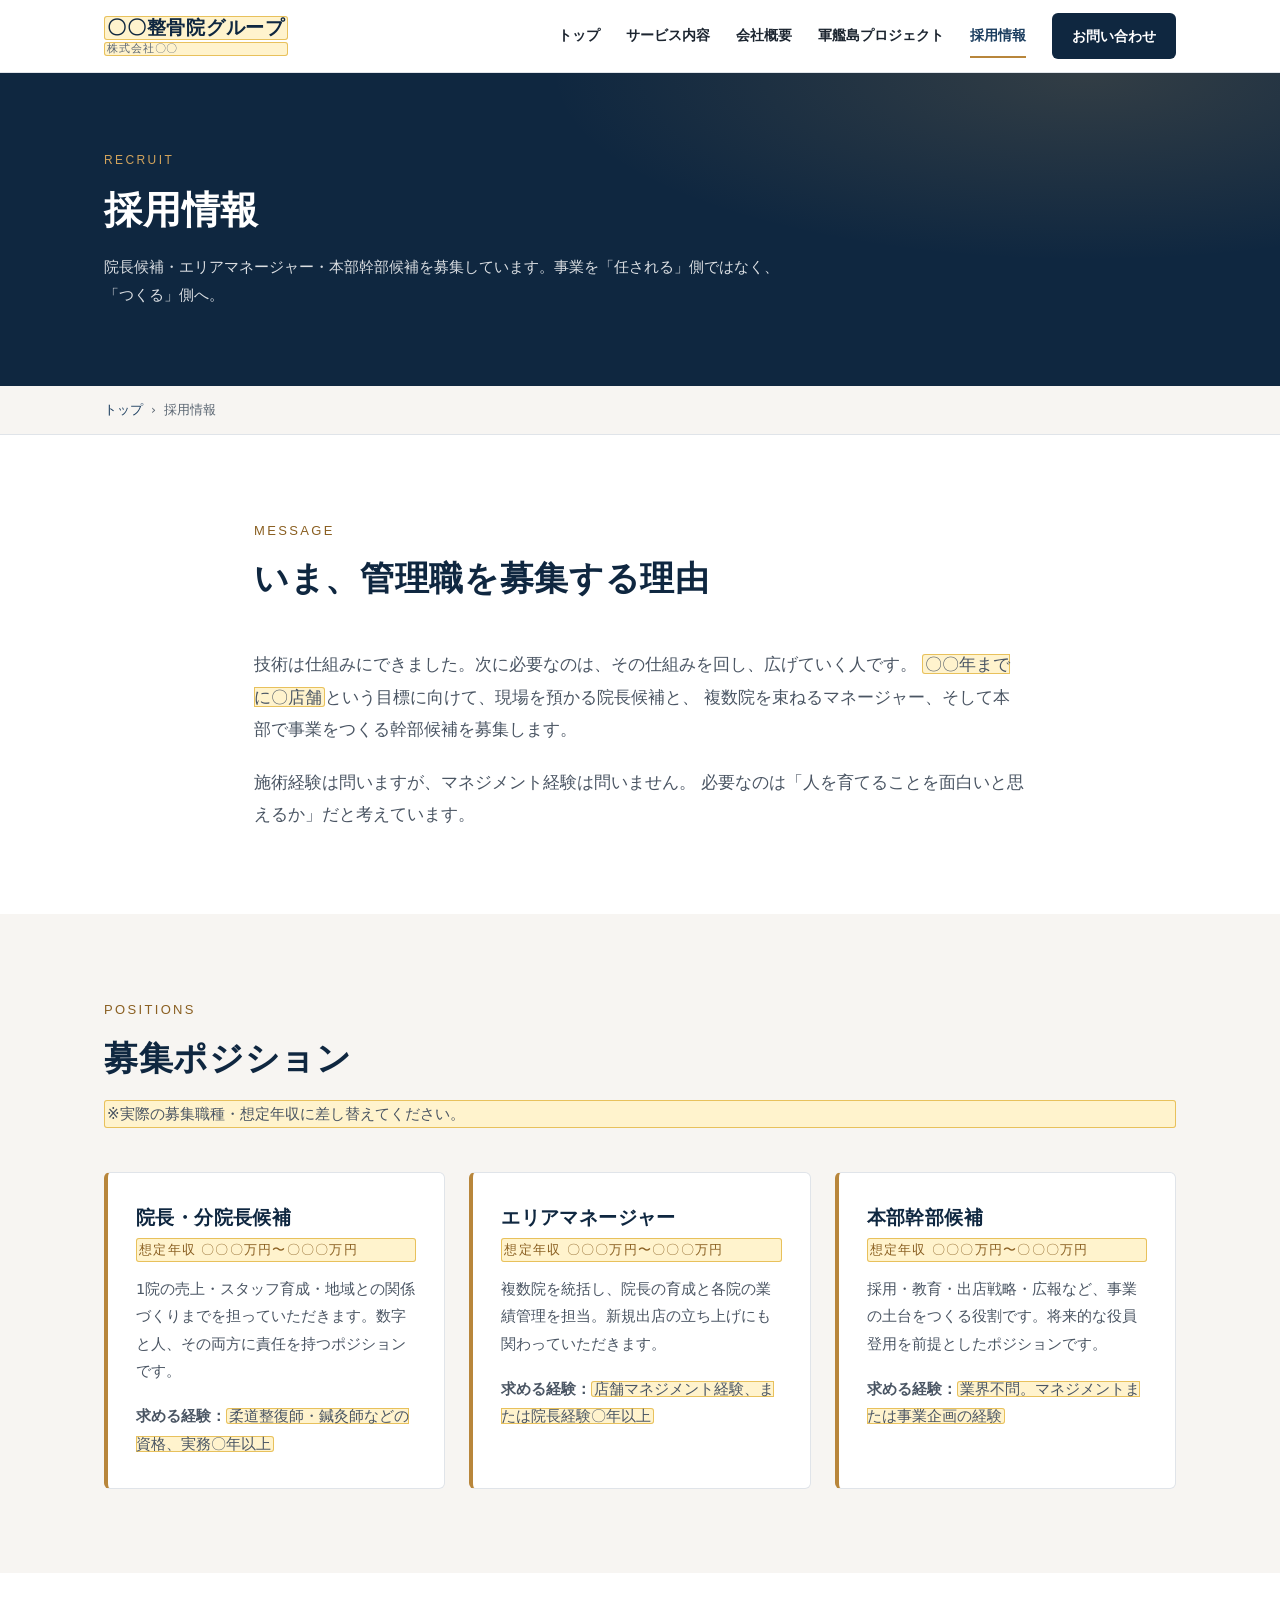
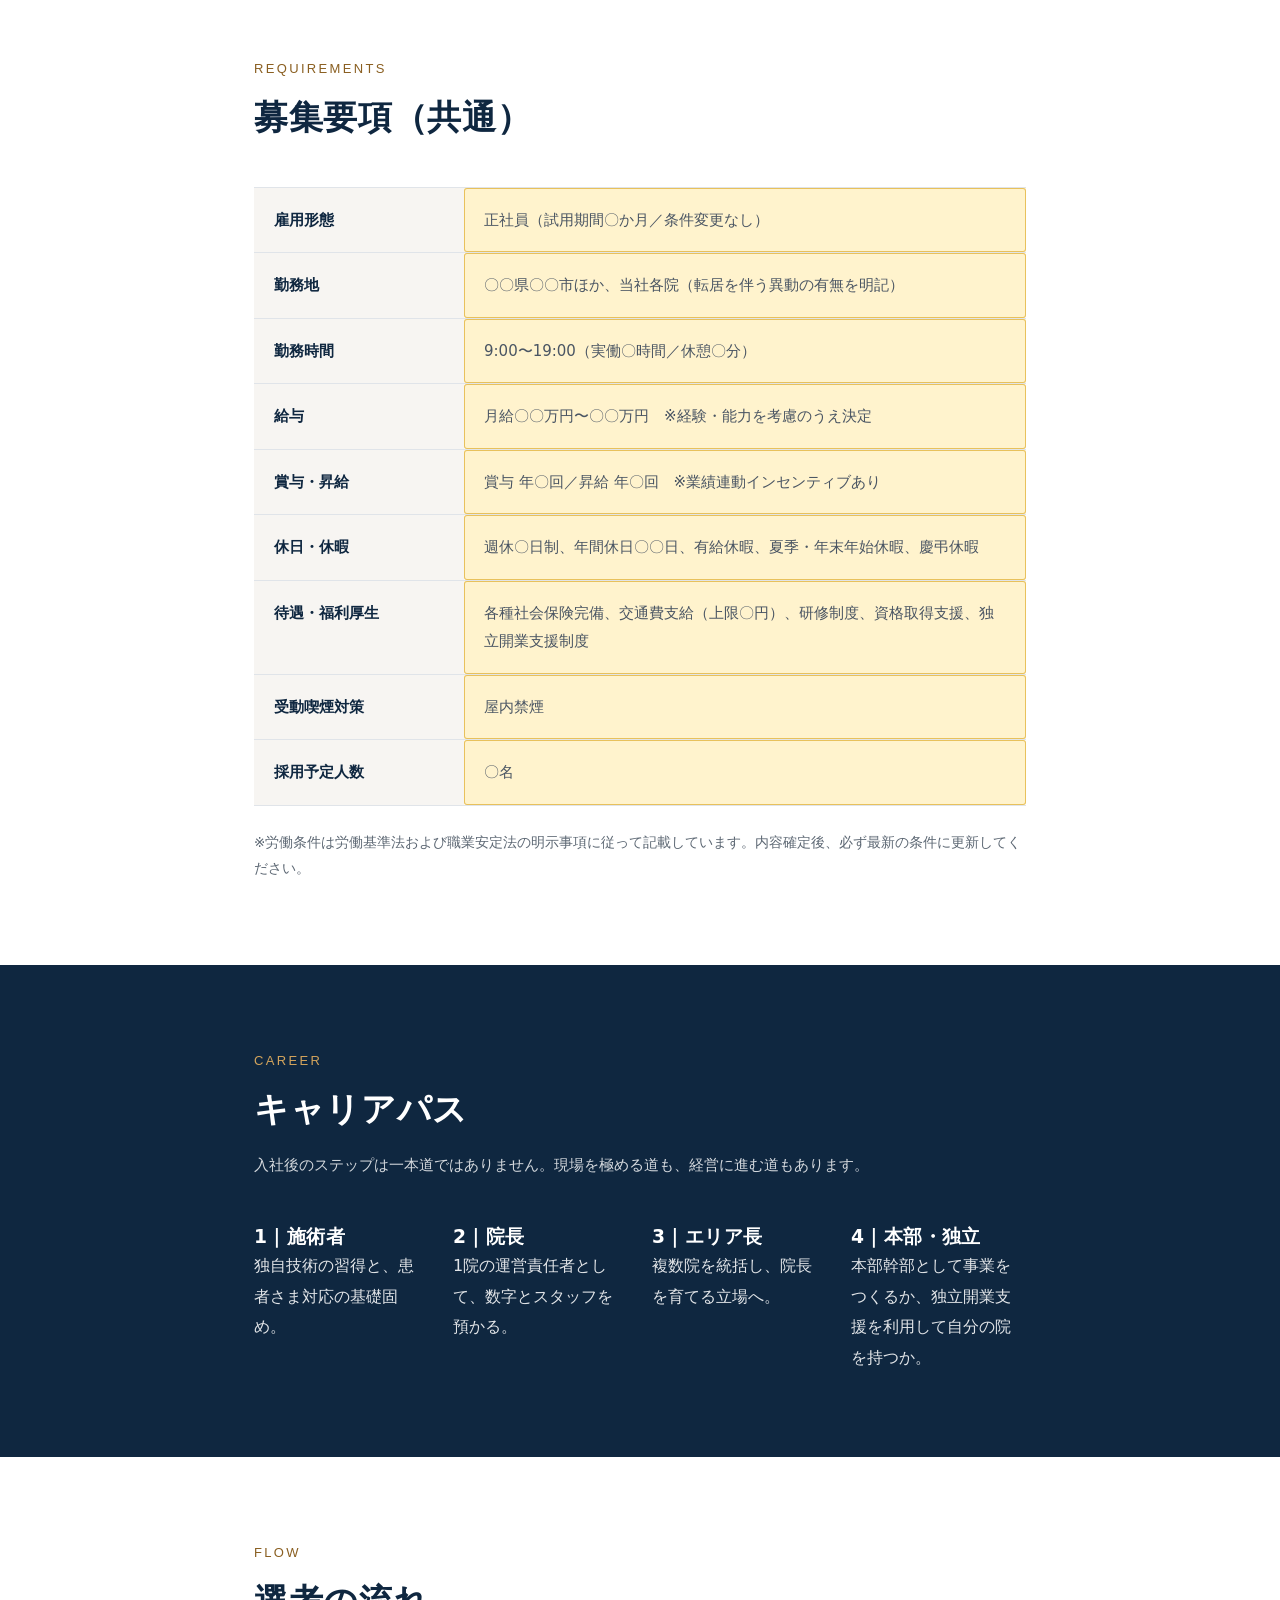
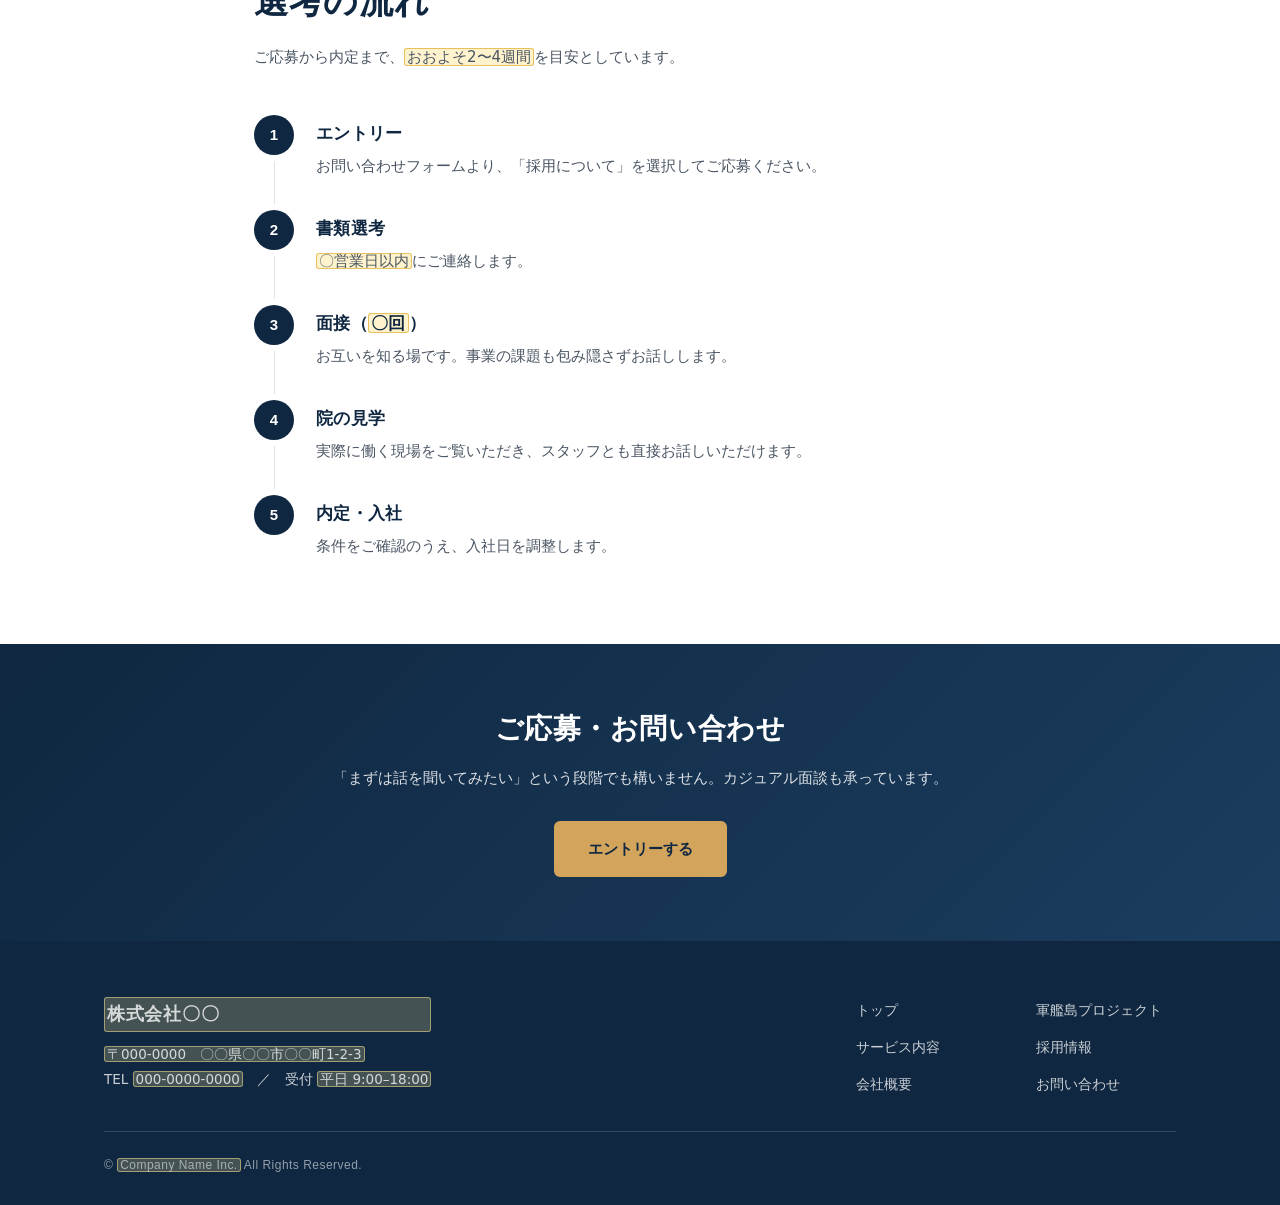
<file: recruit.html>
<!DOCTYPE html>
<html lang="ja">
<head>
<meta charset="UTF-8">
<meta name="viewport" content="width=device-width, initial-scale=1">
<title>採用情報｜株式会社〇〇</title>
<meta name="description" content="院長候補・エリアマネージャー・本部幹部候補を募集中。募集要項、キャリアパス、選考の流れをご案内します。">
<link rel="stylesheet" href="assets/css/style.css">
</head>
<body>
<a class="skip-link" href="#main">本文へスキップ</a>

<header class="site-header">
  <div class="wrap">
    <a class="logo" href="index.html">
      <strong class="ph">〇〇整骨院グループ</strong>
      <span class="ph">株式会社〇〇</span>
    </a>
    <button class="nav-toggle" type="button" aria-expanded="false" aria-controls="gnav" aria-label="メニューを開く"><span></span></button>
    <nav class="gnav" id="gnav" aria-label="メインメニュー">
      <ul>
        <li><a href="index.html">トップ</a></li>
        <li><a href="service.html">サービス内容</a></li>
        <li><a href="company.html">会社概要</a></li>
        <li><a href="gunkanjima.html">軍艦島プロジェクト</a></li>
        <li><a href="recruit.html" aria-current="page">採用情報</a></li>
        <li class="nav-cta"><a href="contact.html">お問い合わせ</a></li>
      </ul>
    </nav>
  </div>
</header>

<main id="main">

  <section class="page-hero">
    <div class="wrap">
      <span class="label">Recruit</span>
      <h1>採用情報</h1>
      <p>院長候補・エリアマネージャー・本部幹部候補を募集しています。事業を「任される」側ではなく、「つくる」側へ。</p>
    </div>
  </section>

  <nav class="breadcrumb" aria-label="パンくずリスト">
    <div class="wrap">
      <ol>
        <li><a href="index.html">トップ</a></li>
        <li>採用情報</li>
      </ol>
    </div>
  </nav>

  <!-- ===== 募集背景 ===== -->
  <section class="section">
    <div class="wrap wrap--narrow">
      <div class="sec-head">
        <span class="label">Message</span>
        <h2>いま、管理職を募集する理由</h2>
      </div>
      <p class="lead-txt">
        技術は仕組みにできました。次に必要なのは、その仕組みを回し、広げていく人です。
        <span class="ph">〇〇年までに〇店舗</span>という目標に向けて、現場を預かる院長候補と、
        複数院を束ねるマネージャー、そして本部で事業をつくる幹部候補を募集します。
      </p>
      <p class="lead-txt">
        施術経験は問いますが、マネジメント経験は問いません。
        必要なのは「人を育てることを面白いと思えるか」だと考えています。
      </p>
    </div>
  </section>

  <!-- ===== 募集ポジション ===== -->
  <section class="section section--soft">
    <div class="wrap">
      <div class="sec-head">
        <span class="label">Positions</span>
        <h2>募集ポジション</h2>
        <p class="lead ph">※実際の募集職種・想定年収に差し替えてください。</p>
      </div>
      <div class="grid grid--3">
        <div class="tech">
          <h3>院長・分院長候補</h3>
          <span class="tech-sub ph">想定年収 〇〇〇万円〜〇〇〇万円</span>
          <p>1院の売上・スタッフ育成・地域との関係づくりまでを担っていただきます。数字と人、その両方に責任を持つポジションです。</p>
          <p><strong>求める経験：</strong><span class="ph">柔道整復師・鍼灸師などの資格、実務〇年以上</span></p>
        </div>
        <div class="tech">
          <h3>エリアマネージャー</h3>
          <span class="tech-sub ph">想定年収 〇〇〇万円〜〇〇〇万円</span>
          <p>複数院を統括し、院長の育成と各院の業績管理を担当。新規出店の立ち上げにも関わっていただきます。</p>
          <p><strong>求める経験：</strong><span class="ph">店舗マネジメント経験、または院長経験〇年以上</span></p>
        </div>
        <div class="tech">
          <h3>本部幹部候補</h3>
          <span class="tech-sub ph">想定年収 〇〇〇万円〜〇〇〇万円</span>
          <p>採用・教育・出店戦略・広報など、事業の土台をつくる役割です。将来的な役員登用を前提としたポジションです。</p>
          <p><strong>求める経験：</strong><span class="ph">業界不問。マネジメントまたは事業企画の経験</span></p>
        </div>
      </div>
    </div>
  </section>

  <!-- ===== 募集要項 ===== -->
  <section class="section">
    <div class="wrap wrap--narrow">
      <div class="sec-head">
        <span class="label">Requirements</span>
        <h2>募集要項（共通）</h2>
      </div>
      <div class="table-scroll">
        <table class="info">
          <tbody>
            <tr><th>雇用形態</th><td class="ph">正社員（試用期間〇か月／条件変更なし）</td></tr>
            <tr><th>勤務地</th><td class="ph">〇〇県〇〇市ほか、当社各院（転居を伴う異動の有無を明記）</td></tr>
            <tr><th>勤務時間</th><td class="ph">9:00〜19:00（実働〇時間／休憩〇分）</td></tr>
            <tr><th>給与</th><td class="ph">月給〇〇万円〜〇〇万円　※経験・能力を考慮のうえ決定</td></tr>
            <tr><th>賞与・昇給</th><td class="ph">賞与 年〇回／昇給 年〇回　※業績連動インセンティブあり</td></tr>
            <tr><th>休日・休暇</th><td class="ph">週休〇日制、年間休日〇〇日、有給休暇、夏季・年末年始休暇、慶弔休暇</td></tr>
            <tr><th>待遇・福利厚生</th><td class="ph">各種社会保険完備、交通費支給（上限〇円）、研修制度、資格取得支援、独立開業支援制度</td></tr>
            <tr><th>受動喫煙対策</th><td class="ph">屋内禁煙</td></tr>
            <tr><th>採用予定人数</th><td class="ph">〇名</td></tr>
          </tbody>
        </table>
      </div>
      <p class="form-note">
        ※労働条件は労働基準法および職業安定法の明示事項に従って記載しています。内容確定後、必ず最新の条件に更新してください。
      </p>
    </div>
  </section>

  <!-- ===== キャリアパス ===== -->
  <section class="section section--navy">
    <div class="wrap wrap--narrow">
      <div class="sec-head">
        <span class="label">Career</span>
        <h2>キャリアパス</h2>
        <p class="lead">入社後のステップは一本道ではありません。現場を極める道も、経営に進む道もあります。</p>
      </div>
      <div class="grid grid--4">
        <div>
          <h3>1｜施術者</h3>
          <p>独自技術の習得と、患者さま対応の基礎固め。</p>
        </div>
        <div>
          <h3>2｜院長</h3>
          <p>1院の運営責任者として、数字とスタッフを預かる。</p>
        </div>
        <div>
          <h3>3｜エリア長</h3>
          <p>複数院を統括し、院長を育てる立場へ。</p>
        </div>
        <div>
          <h3>4｜本部・独立</h3>
          <p>本部幹部として事業をつくるか、独立開業支援を利用して自分の院を持つか。</p>
        </div>
      </div>
    </div>
  </section>

  <!-- ===== 選考フロー ===== -->
  <section class="section">
    <div class="wrap wrap--narrow">
      <div class="sec-head">
        <span class="label">Flow</span>
        <h2>選考の流れ</h2>
        <p class="lead">ご応募から内定まで、<span class="ph">おおよそ2〜4週間</span>を目安としています。</p>
      </div>
      <ol class="steps">
        <li>
          <h3>エントリー</h3>
          <p>お問い合わせフォームより、「採用について」を選択してご応募ください。</p>
        </li>
        <li>
          <h3>書類選考</h3>
          <p><span class="ph">〇営業日以内</span>にご連絡します。</p>
        </li>
        <li>
          <h3>面接（<span class="ph">〇回</span>）</h3>
          <p>お互いを知る場です。事業の課題も包み隠さずお話しします。</p>
        </li>
        <li>
          <h3>院の見学</h3>
          <p>実際に働く現場をご覧いただき、スタッフとも直接お話しいただけます。</p>
        </li>
        <li>
          <h3>内定・入社</h3>
          <p>条件をご確認のうえ、入社日を調整します。</p>
        </li>
      </ol>
    </div>
  </section>

  <section class="cta-band">
    <div class="wrap">
      <h2>ご応募・お問い合わせ</h2>
      <p>「まずは話を聞いてみたい」という段階でも構いません。カジュアル面談も承っています。</p>
      <div class="btn-row btn-row--center">
        <a class="btn btn--gold" href="contact.html">エントリーする</a>
      </div>
    </div>
  </section>

</main>

<footer class="site-footer">
  <div class="wrap">
    <div class="footer-top">
      <div class="footer-brand">
        <strong class="ph">株式会社〇〇</strong>
        <p>
          <span class="ph">〒000-0000　〇〇県〇〇市〇〇町1-2-3</span><br>
          TEL <span class="ph">000-0000-0000</span>　／　受付 <span class="ph">平日 9:00–18:00</span>
        </p>
      </div>
      <nav class="footer-nav" aria-label="フッターメニュー">
        <ul>
          <li><a href="index.html">トップ</a></li>
          <li><a href="gunkanjima.html">軍艦島プロジェクト</a></li>
          <li><a href="service.html">サービス内容</a></li>
          <li><a href="recruit.html">採用情報</a></li>
          <li><a href="company.html">会社概要</a></li>
          <li><a href="contact.html">お問い合わせ</a></li>
        </ul>
      </nav>
    </div>
    <p class="copyright">&copy; <span class="ph">Company Name Inc.</span> All Rights Reserved.</p>
  </div>
</footer>

<script src="assets/js/main.js"></script>
</body>
</html>
</file>
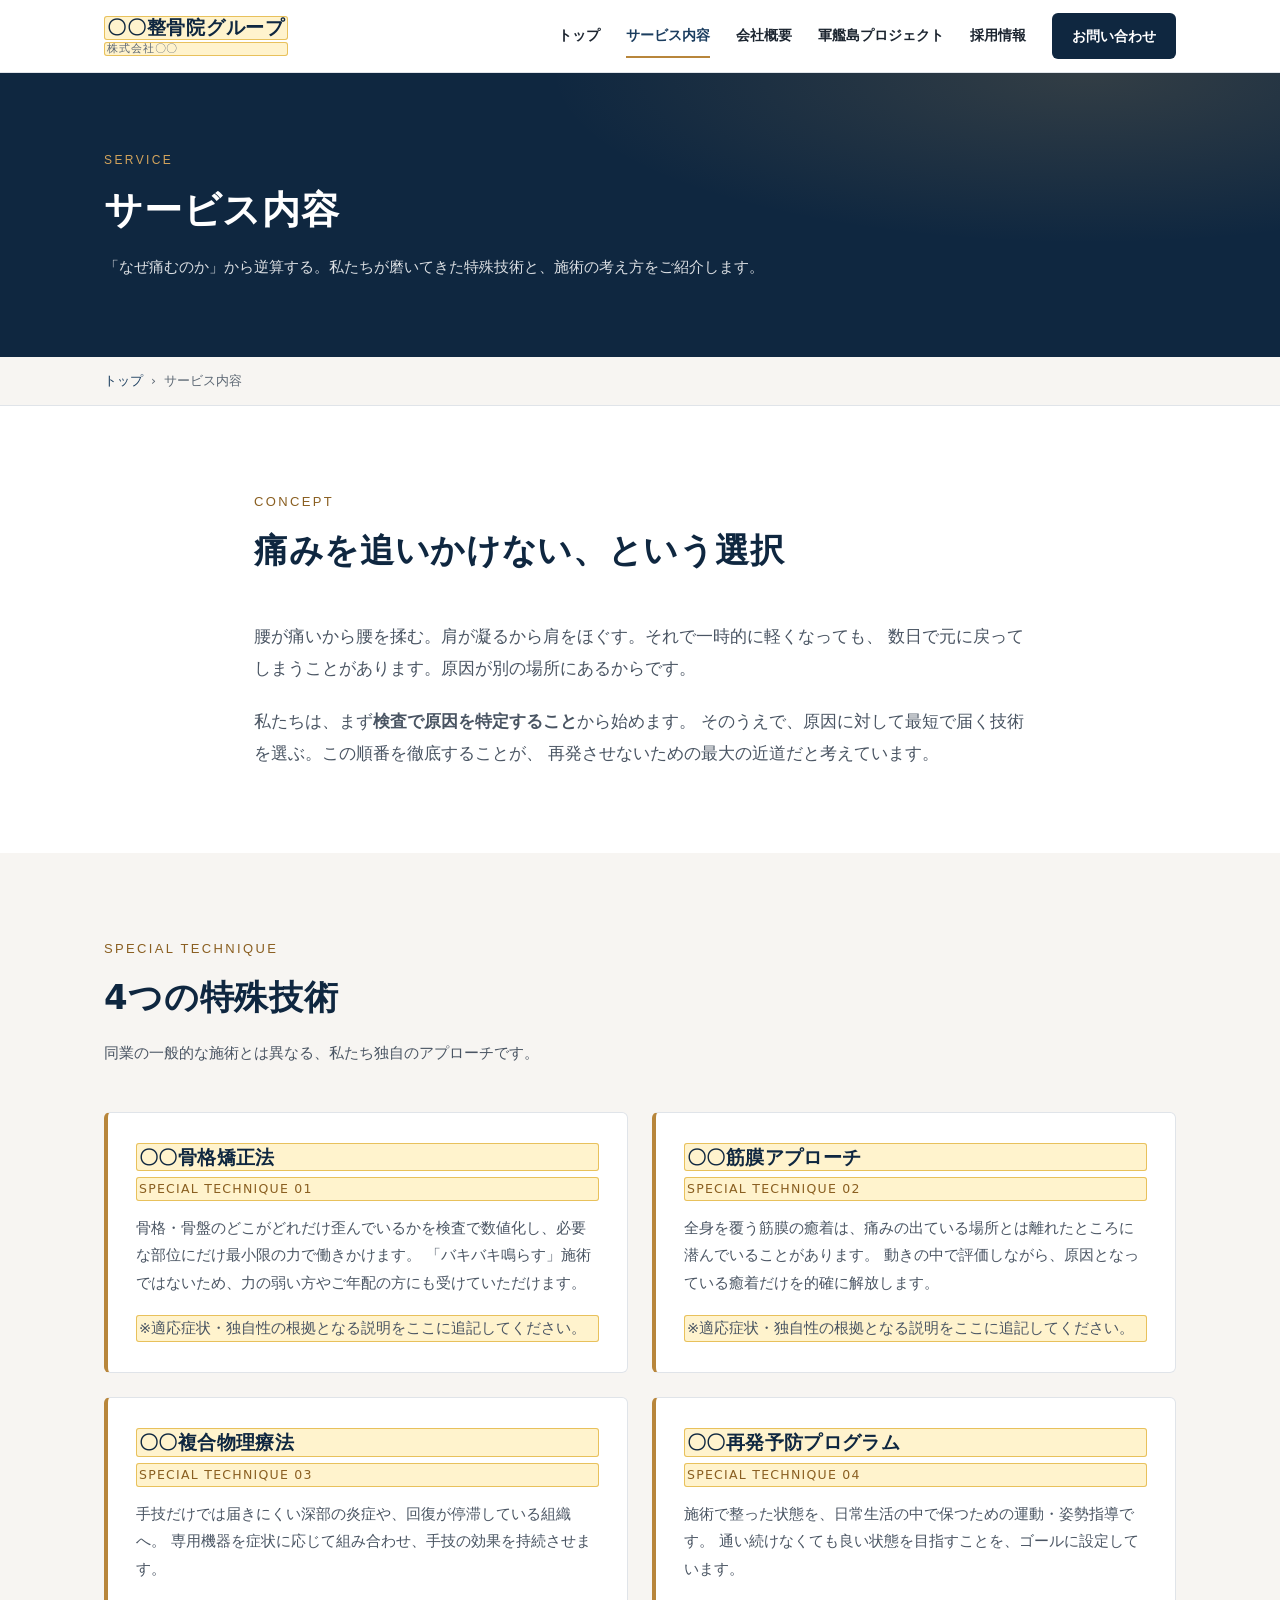
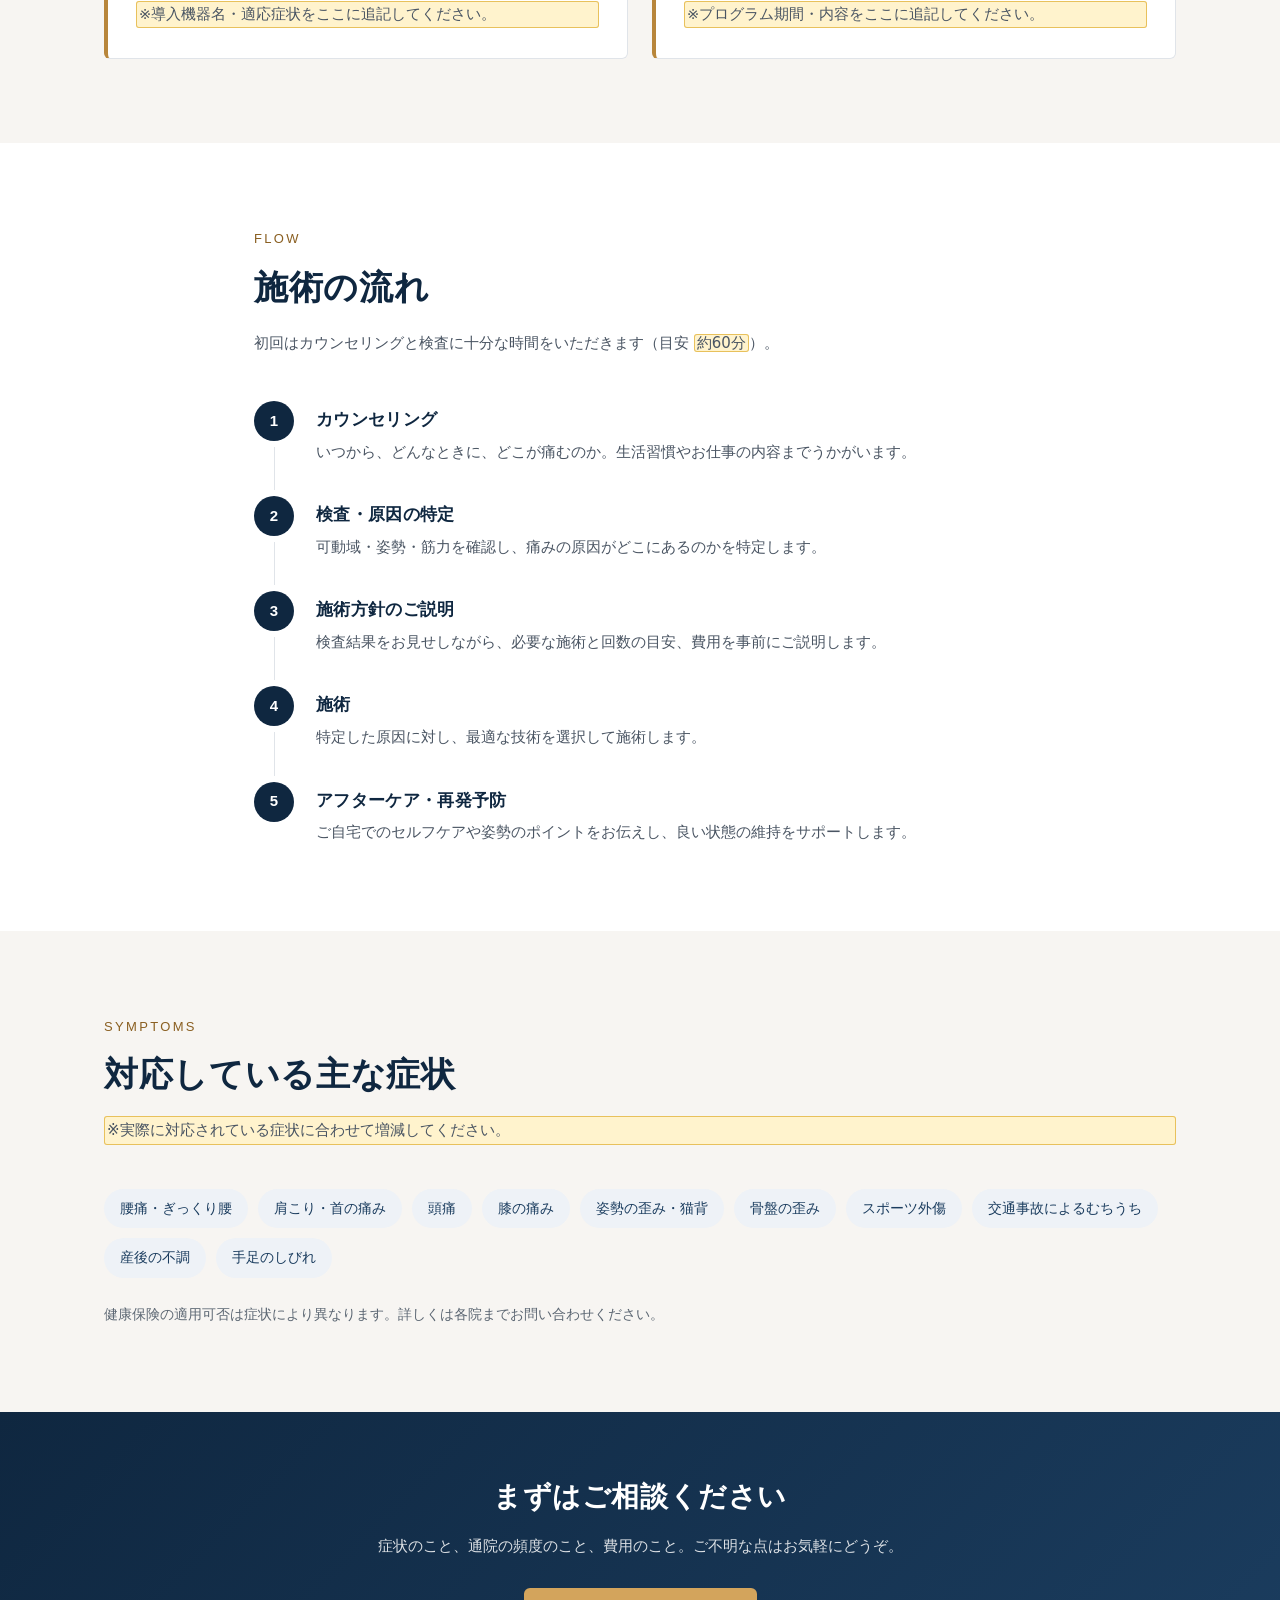
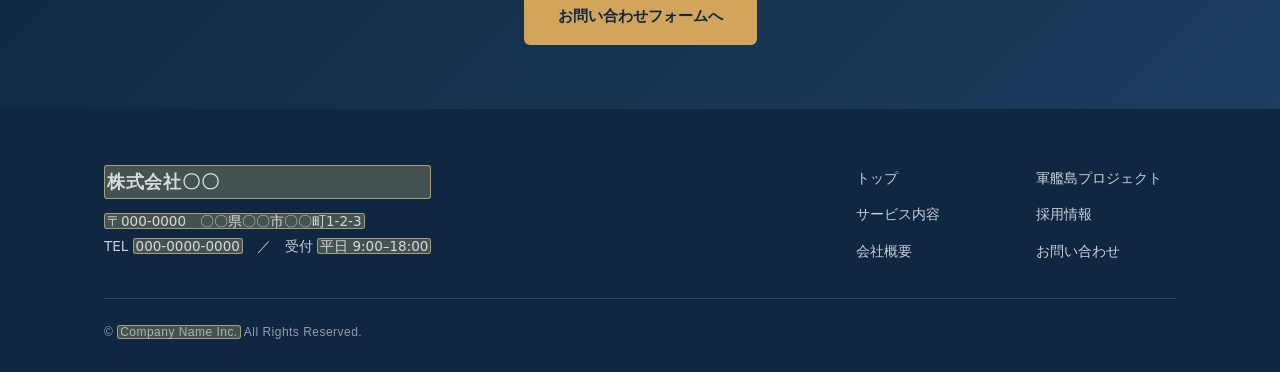
<file: service.html>
<!DOCTYPE html>
<html lang="ja">
<head>
<meta charset="UTF-8">
<meta name="viewport" content="width=device-width, initial-scale=1">
<title>サービス内容｜株式会社〇〇</title>
<meta name="description" content="原因を特定してから施術する。〇〇グループ独自の4つの特殊技術と、施術の流れ・対応症状をご紹介します。">
<link rel="stylesheet" href="assets/css/style.css">
</head>
<body>
<a class="skip-link" href="#main">本文へスキップ</a>

<header class="site-header">
  <div class="wrap">
    <a class="logo" href="index.html">
      <strong class="ph">〇〇整骨院グループ</strong>
      <span class="ph">株式会社〇〇</span>
    </a>
    <button class="nav-toggle" type="button" aria-expanded="false" aria-controls="gnav" aria-label="メニューを開く"><span></span></button>
    <nav class="gnav" id="gnav" aria-label="メインメニュー">
      <ul>
        <li><a href="index.html">トップ</a></li>
        <li><a href="service.html" aria-current="page">サービス内容</a></li>
        <li><a href="company.html">会社概要</a></li>
        <li><a href="gunkanjima.html">軍艦島プロジェクト</a></li>
        <li><a href="recruit.html">採用情報</a></li>
        <li class="nav-cta"><a href="contact.html">お問い合わせ</a></li>
      </ul>
    </nav>
  </div>
</header>

<main id="main">

  <section class="page-hero">
    <div class="wrap">
      <span class="label">Service</span>
      <h1>サービス内容</h1>
      <p>「なぜ痛むのか」から逆算する。私たちが磨いてきた特殊技術と、施術の考え方をご紹介します。</p>
    </div>
  </section>

  <nav class="breadcrumb" aria-label="パンくずリスト">
    <div class="wrap">
      <ol>
        <li><a href="index.html">トップ</a></li>
        <li>サービス内容</li>
      </ol>
    </div>
  </nav>

  <!-- ===== 考え方 ===== -->
  <section class="section">
    <div class="wrap wrap--narrow">
      <div class="sec-head">
        <span class="label">Concept</span>
        <h2>痛みを追いかけない、という選択</h2>
      </div>
      <p class="lead-txt">
        腰が痛いから腰を揉む。肩が凝るから肩をほぐす。それで一時的に軽くなっても、
        数日で元に戻ってしまうことがあります。原因が別の場所にあるからです。
      </p>
      <p class="lead-txt">
        私たちは、まず<strong>検査で原因を特定すること</strong>から始めます。
        そのうえで、原因に対して最短で届く技術を選ぶ。この順番を徹底することが、
        再発させないための最大の近道だと考えています。
      </p>
    </div>
  </section>

  <!-- ===== 特殊技術 ===== -->
  <section class="section section--soft">
    <div class="wrap">
      <div class="sec-head">
        <span class="label">Special Technique</span>
        <h2>4つの特殊技術</h2>
        <p class="lead">同業の一般的な施術とは異なる、私たち独自のアプローチです。</p>
      </div>

      <div class="grid grid--2">
        <div class="tech">
          <h3 class="ph">〇〇骨格矯正法</h3>
          <span class="tech-sub ph">SPECIAL TECHNIQUE 01</span>
          <p>
            骨格・骨盤のどこがどれだけ歪んでいるかを検査で数値化し、必要な部位にだけ最小限の力で働きかけます。
            「バキバキ鳴らす」施術ではないため、力の弱い方やご年配の方にも受けていただけます。
          </p>
          <p class="ph">※適応症状・独自性の根拠となる説明をここに追記してください。</p>
        </div>

        <div class="tech">
          <h3 class="ph">〇〇筋膜アプローチ</h3>
          <span class="tech-sub ph">SPECIAL TECHNIQUE 02</span>
          <p>
            全身を覆う筋膜の癒着は、痛みの出ている場所とは離れたところに潜んでいることがあります。
            動きの中で評価しながら、原因となっている癒着だけを的確に解放します。
          </p>
          <p class="ph">※適応症状・独自性の根拠となる説明をここに追記してください。</p>
        </div>

        <div class="tech">
          <h3 class="ph">〇〇複合物理療法</h3>
          <span class="tech-sub ph">SPECIAL TECHNIQUE 03</span>
          <p>
            手技だけでは届きにくい深部の炎症や、回復が停滞している組織へ。
            専用機器を症状に応じて組み合わせ、手技の効果を持続させます。
          </p>
          <p class="ph">※導入機器名・適応症状をここに追記してください。</p>
        </div>

        <div class="tech">
          <h3 class="ph">〇〇再発予防プログラム</h3>
          <span class="tech-sub ph">SPECIAL TECHNIQUE 04</span>
          <p>
            施術で整った状態を、日常生活の中で保つための運動・姿勢指導です。
            通い続けなくても良い状態を目指すことを、ゴールに設定しています。
          </p>
          <p class="ph">※プログラム期間・内容をここに追記してください。</p>
        </div>
      </div>
    </div>
  </section>

  <!-- ===== 施術の流れ ===== -->
  <section class="section">
    <div class="wrap wrap--narrow">
      <div class="sec-head">
        <span class="label">Flow</span>
        <h2>施術の流れ</h2>
        <p class="lead">初回はカウンセリングと検査に十分な時間をいただきます（目安 <span class="ph">約60分</span>）。</p>
      </div>
      <ol class="steps">
        <li>
          <h3>カウンセリング</h3>
          <p>いつから、どんなときに、どこが痛むのか。生活習慣やお仕事の内容までうかがいます。</p>
        </li>
        <li>
          <h3>検査・原因の特定</h3>
          <p>可動域・姿勢・筋力を確認し、痛みの原因がどこにあるのかを特定します。</p>
        </li>
        <li>
          <h3>施術方針のご説明</h3>
          <p>検査結果をお見せしながら、必要な施術と回数の目安、費用を事前にご説明します。</p>
        </li>
        <li>
          <h3>施術</h3>
          <p>特定した原因に対し、最適な技術を選択して施術します。</p>
        </li>
        <li>
          <h3>アフターケア・再発予防</h3>
          <p>ご自宅でのセルフケアや姿勢のポイントをお伝えし、良い状態の維持をサポートします。</p>
        </li>
      </ol>
    </div>
  </section>

  <!-- ===== 対応症状 ===== -->
  <section class="section section--soft">
    <div class="wrap">
      <div class="sec-head">
        <span class="label">Symptoms</span>
        <h2>対応している主な症状</h2>
        <p class="lead ph">※実際に対応されている症状に合わせて増減してください。</p>
      </div>
      <ul class="tag-list">
        <li>腰痛・ぎっくり腰</li>
        <li>肩こり・首の痛み</li>
        <li>頭痛</li>
        <li>膝の痛み</li>
        <li>姿勢の歪み・猫背</li>
        <li>骨盤の歪み</li>
        <li>スポーツ外傷</li>
        <li>交通事故によるむちうち</li>
        <li>産後の不調</li>
        <li>手足のしびれ</li>
      </ul>
      <p class="form-note mt-24">
        健康保険の適用可否は症状により異なります。詳しくは各院までお問い合わせください。
      </p>
    </div>
  </section>

  <section class="cta-band">
    <div class="wrap">
      <h2>まずはご相談ください</h2>
      <p>症状のこと、通院の頻度のこと、費用のこと。ご不明な点はお気軽にどうぞ。</p>
      <div class="btn-row btn-row--center">
        <a class="btn btn--gold" href="contact.html">お問い合わせフォームへ</a>
      </div>
    </div>
  </section>

</main>

<footer class="site-footer">
  <div class="wrap">
    <div class="footer-top">
      <div class="footer-brand">
        <strong class="ph">株式会社〇〇</strong>
        <p>
          <span class="ph">〒000-0000　〇〇県〇〇市〇〇町1-2-3</span><br>
          TEL <span class="ph">000-0000-0000</span>　／　受付 <span class="ph">平日 9:00–18:00</span>
        </p>
      </div>
      <nav class="footer-nav" aria-label="フッターメニュー">
        <ul>
          <li><a href="index.html">トップ</a></li>
          <li><a href="gunkanjima.html">軍艦島プロジェクト</a></li>
          <li><a href="service.html">サービス内容</a></li>
          <li><a href="recruit.html">採用情報</a></li>
          <li><a href="company.html">会社概要</a></li>
          <li><a href="contact.html">お問い合わせ</a></li>
        </ul>
      </nav>
    </div>
    <p class="copyright">&copy; <span class="ph">Company Name Inc.</span> All Rights Reserved.</p>
  </div>
</footer>

<script src="assets/js/main.js"></script>
</body>
</html>
</file>
<file: assets/css/style.css>
@charset "utf-8";

/* =========================================================
   共通スタイル / Base stylesheet
   6ページ構成コーポレートサイト
   ========================================================= */

:root {
  --navy:        #0f2740;
  --navy-700:    #1b3d5f;
  --navy-500:    #2f5a83;
  --navy-050:    #eef2f7;
  --gold:        #b8863b;   /* 罫線・装飾用 */
  --gold-ink:    #8a5f21;   /* 明るい背景の上の文字用（白背景比 5.6:1） */
  --gold-500:    #d3a45c;   /* 濃紺の背景の上の文字用／ボタン地色 */
  --gold-050:    #faf4e9;

  --ink:         #1c2530;
  --ink-70:      #4a5563;
  --ink-50:      #5c6773;   /* 補足テキスト（白背景比 5.8:1） */
  --line:        #e0e4e9;
  --bg:          #ffffff;
  --bg-soft:     #f7f5f2;

  --wrap:        1120px;
  --gutter:      24px;
  --radius:      6px;
  --shadow:      0 2px 18px rgba(15, 39, 64, .08);

  --font: "Hiragino Kaku Gothic ProN", "Hiragino Sans", "Noto Sans JP",
          "Yu Gothic", "Yu Gothic UI", Meiryo, system-ui, sans-serif;
  --font-en: "Helvetica Neue", Arial, var(--font);
}

*, *::before, *::after { box-sizing: border-box; }

html { scroll-behavior: smooth; }

body {
  margin: 0;
  font-family: var(--font);
  font-size: 16px;
  line-height: 1.9;
  color: var(--ink);
  background: var(--bg);
  -webkit-text-size-adjust: 100%;
  overflow-x: hidden;
}

img { max-width: 100%; height: auto; display: block; }

a { color: var(--navy-700); text-decoration: none; }
a:hover { text-decoration: underline; }

h1, h2, h3, h4 { line-height: 1.5; margin: 0; font-weight: 700; letter-spacing: .02em; }

p { margin: 0 0 1.2em; }
p:last-child { margin-bottom: 0; }

ul, ol { margin: 0 0 1.2em; padding-left: 1.4em; }
li { margin-bottom: .4em; }

/* ---------- レイアウト ---------- */

.wrap {
  width: 100%;
  max-width: var(--wrap);
  margin-inline: auto;
  padding-inline: var(--gutter);
}

.wrap--narrow { max-width: 820px; }

.section { padding-block: 84px; }
.section--soft { background: var(--bg-soft); }
.section--navy { background: var(--navy); color: #fff; }
.section--tight { padding-block: 56px; }

/* ---------- 見出し ---------- */

.sec-head { margin-bottom: 44px; }
.sec-head--center { text-align: center; }

.sec-head .label {
  display: block;
  font-family: var(--font-en);
  font-size: 13px;
  letter-spacing: .18em;
  text-transform: uppercase;
  color: var(--gold-ink);
  margin-bottom: 10px;
}

.sec-head h2 {
  font-size: clamp(24px, 4.2vw, 34px);
  color: var(--navy);
}

.sec-head .lead {
  margin-top: 16px;
  color: var(--ink-70);
  font-size: 15px;
}

/* --- 濃色セクション内の文字色 ---------------------------------
   .sec-head h2 などのコンポーネント側の指定と詳細度が並ぶため、
   必ずコンポーネント定義より後ろ、かつ詳細度を上げて記述すること。 */
.section--navy h2,
.section--navy h3,
.section--navy .sec-head h2 { color: #fff; }
.section--navy p { color: rgba(255, 255, 255, .88); }
.section--navy a { color: var(--gold-500); }
.section--navy .sec-head .lead { color: rgba(255, 255, 255, .82); }
.section--navy .sec-head .label { color: var(--gold-500); }

/* ---------- ヘッダー ---------- */

.site-header {
  position: sticky;
  top: 0;
  z-index: 50;
  background: rgba(255, 255, 255, .97);
  border-bottom: 1px solid var(--line);
  backdrop-filter: saturate(180%) blur(6px);
}

.site-header .wrap {
  display: flex;
  align-items: center;
  justify-content: space-between;
  gap: 16px;
  min-height: 72px;
}

.logo {
  display: flex;
  flex-direction: column;
  gap: 2px;
  text-decoration: none;
  line-height: 1.25;
}
.logo:hover { text-decoration: none; }
.logo strong {
  font-size: 19px;
  color: var(--navy);
  letter-spacing: .04em;
}
.logo span {
  font-size: 11px;
  color: var(--ink-50);
  letter-spacing: .08em;
}

.gnav ul {
  display: flex;
  align-items: center;
  gap: 26px;
  list-style: none;
  margin: 0;
  padding: 0;
}
.gnav li { margin: 0; }

.gnav a {
  display: block;
  font-size: 14px;
  font-weight: 600;
  color: var(--ink);
  padding-block: 8px;
  border-bottom: 2px solid transparent;
  white-space: nowrap;
}
.gnav a:hover { color: var(--navy-700); text-decoration: none; }
.gnav a[aria-current="page"] { color: var(--navy-700); border-bottom-color: var(--gold); }

.gnav .nav-cta a {
  background: var(--navy);
  color: #fff;
  border-radius: var(--radius);
  padding: 10px 20px;
  border-bottom: none;
}
.gnav .nav-cta a:hover { background: var(--navy-700); color: #fff; }
.gnav .nav-cta a[aria-current="page"] { border-bottom: none; }

.nav-toggle {
  display: none;
  width: 44px;
  height: 44px;
  border: 1px solid var(--line);
  border-radius: var(--radius);
  background: #fff;
  cursor: pointer;
  padding: 0;
  position: relative;
}
.nav-toggle span,
.nav-toggle span::before,
.nav-toggle span::after {
  content: "";
  position: absolute;
  left: 50%;
  width: 20px;
  height: 2px;
  background: var(--navy);
  transform: translateX(-50%);
  transition: transform .2s ease, opacity .2s ease;
}
.nav-toggle span { top: 50%; margin-top: -1px; }
.nav-toggle span::before { top: -6px; left: 0; transform: none; }
.nav-toggle span::after  { top:  6px; left: 0; transform: none; }

.nav-toggle[aria-expanded="true"] span { background: transparent; }
.nav-toggle[aria-expanded="true"] span::before { transform: translateY(6px) rotate(45deg); }
.nav-toggle[aria-expanded="true"] span::after  { transform: translateY(-6px) rotate(-45deg); }

/* ---------- ボタン ---------- */

.btn {
  display: inline-flex;
  align-items: center;
  justify-content: center;
  gap: 8px;
  min-height: 52px;
  padding: 12px 32px;
  border: 2px solid var(--navy);
  border-radius: var(--radius);
  background: var(--navy);
  color: #fff;
  font-size: 15px;
  font-weight: 700;
  text-align: center;
  cursor: pointer;
  transition: background .18s ease, color .18s ease, border-color .18s ease;
}
.btn:hover { background: var(--navy-700); border-color: var(--navy-700); color: #fff; text-decoration: none; }

.btn--gold {
  background: var(--gold-500);
  border-color: var(--gold-500);
  color: var(--navy);
}
.btn--gold:hover {
  background: #e2bc82;
  border-color: #e2bc82;
  color: var(--navy);
}

.btn--ghost { background: transparent; color: var(--navy); }
.btn--ghost:hover { background: var(--navy); color: #fff; }

/* 濃色の背景の上に置くゴーストボタンは白抜きにする */
.section--navy .btn--ghost,
.hero .btn--ghost,
.page-hero .btn--ghost,
.cta-band .btn--ghost { color: #fff; border-color: #fff; }
.section--navy .btn--ghost:hover,
.hero .btn--ghost:hover,
.page-hero .btn--ghost:hover,
.cta-band .btn--ghost:hover { background: #fff; color: var(--navy); }

.btn-row {
  display: flex;
  flex-wrap: wrap;
  gap: 14px;
}
.btn-row--center { justify-content: center; }

/* ---------- ヒーロー ---------- */

.hero {
  position: relative;
  background: linear-gradient(135deg, var(--navy) 0%, var(--navy-700) 55%, var(--navy-500) 100%);
  color: #fff;
  overflow: hidden;
}
.hero::after {
  content: "";
  position: absolute;
  inset: 0;
  background:
    radial-gradient(60% 80% at 88% 15%, rgba(211, 164, 92, .22), transparent 62%),
    radial-gradient(50% 70% at 8% 92%, rgba(255, 255, 255, .08), transparent 60%);
  pointer-events: none;
}
.hero .wrap {
  position: relative;
  z-index: 1;
  padding-block: clamp(70px, 12vw, 128px);
}
.hero .catch {
  display: inline-block;
  font-size: 13px;
  letter-spacing: .16em;
  color: #ecd0a6;
  border: 1px solid rgba(226, 188, 130, .6);
  border-radius: 999px;
  padding: 5px 16px;
  margin-bottom: 26px;
}
.hero h1 {
  font-size: clamp(28px, 6vw, 50px);
  line-height: 1.45;
  margin-bottom: 24px;
}
.hero h1 em {
  font-style: normal;
  color: var(--gold-500);
}
.hero .hero-lead {
  max-width: 660px;
  font-size: clamp(15px, 2.2vw, 17px);
  color: rgba(255, 255, 255, .88);
  margin-bottom: 34px;
}

/* 下層ページ見出し */
.page-hero {
  background: var(--navy);
  color: #fff;
  position: relative;
  overflow: hidden;
}
.page-hero::after {
  content: "";
  position: absolute;
  inset: 0;
  background: radial-gradient(70% 100% at 85% 0%, rgba(211, 164, 92, .18), transparent 60%);
}
.page-hero .wrap {
  position: relative;
  z-index: 1;
  padding-block: clamp(48px, 8vw, 76px);
}
.page-hero .label {
  display: block;
  font-family: var(--font-en);
  font-size: 12px;
  letter-spacing: .2em;
  text-transform: uppercase;
  color: var(--gold-500);
  margin-bottom: 10px;
}
.page-hero h1 { font-size: clamp(24px, 5vw, 38px); }
.page-hero p {
  margin-top: 14px;
  max-width: 700px;
  color: rgba(255, 255, 255, .85);
  font-size: 15px;
}

/* パンくず */
.breadcrumb {
  background: var(--bg-soft);
  border-bottom: 1px solid var(--line);
  font-size: 12.5px;
  color: var(--ink-50);
}
.breadcrumb ol {
  display: flex;
  flex-wrap: wrap;
  gap: 8px;
  list-style: none;
  margin: 0;
  padding-block: 12px;
  padding-inline: 0;
}
.breadcrumb li { margin: 0; }
.breadcrumb li + li::before { content: "›"; margin-right: 8px; color: var(--ink-50); }

/* ---------- カード / グリッド ---------- */

.grid {
  display: grid;
  gap: 24px;
}
.grid--2 { grid-template-columns: repeat(2, minmax(0, 1fr)); }
.grid--3 { grid-template-columns: repeat(3, minmax(0, 1fr)); }
.grid--4 { grid-template-columns: repeat(4, minmax(0, 1fr)); }

.card {
  background: #fff;
  border: 1px solid var(--line);
  border-radius: var(--radius);
  padding: 30px 26px;
  height: 100%;
}
.card h3 {
  font-size: 18px;
  color: var(--navy);
  margin-bottom: 12px;
}
.card p { font-size: 14.5px; color: var(--ink-70); }

.card .num {
  display: block;
  font-family: var(--font-en);
  font-size: 12px;
  letter-spacing: .16em;
  color: var(--gold-ink);
  margin-bottom: 10px;
}

.card--link { display: block; color: inherit; transition: box-shadow .2s ease, transform .2s ease; }
.card--link:hover { text-decoration: none; box-shadow: var(--shadow); transform: translateY(-2px); }

/* 技術カード */
.tech {
  background: #fff;
  border: 1px solid var(--line);
  border-left: 4px solid var(--gold);
  border-radius: var(--radius);
  padding: 30px 28px;
  height: 100%;
}
.tech h3 {
  font-size: 19px;
  color: var(--navy);
  margin-bottom: 6px;
}
.tech .tech-sub {
  display: block;
  font-size: 12.5px;
  letter-spacing: .1em;
  color: var(--gold-ink);
  margin-bottom: 14px;
}
.tech p { font-size: 14.5px; color: var(--ink-70); }

/* ---------- 表 ---------- */

.table-scroll { overflow-x: auto; -webkit-overflow-scrolling: touch; }

table.info {
  width: 100%;
  border-collapse: collapse;
  font-size: 15px;
  background: #fff;
}
table.info th,
table.info td {
  border-top: 1px solid var(--line);
  padding: 18px 20px;
  text-align: left;
  vertical-align: top;
}
table.info tr:last-child th,
table.info tr:last-child td { border-bottom: 1px solid var(--line); }
table.info th {
  width: 210px;
  background: var(--bg-soft);
  color: var(--navy);
  font-weight: 700;
  white-space: nowrap;
}
table.info td { color: var(--ink-70); }

/* ---------- ステップ / 沿革 ---------- */

.steps { counter-reset: step; list-style: none; padding: 0; margin: 0; }
.steps li {
  position: relative;
  counter-increment: step;
  padding: 0 0 30px 62px;
  margin: 0;
}
.steps li::before {
  content: counter(step);
  position: absolute;
  left: 0;
  top: 0;
  width: 40px;
  height: 40px;
  border-radius: 50%;
  background: var(--navy);
  color: #fff;
  font-family: var(--font-en);
  font-size: 15px;
  font-weight: 700;
  display: flex;
  align-items: center;
  justify-content: center;
}
.steps li::after {
  content: "";
  position: absolute;
  left: 19.5px;
  top: 46px;
  bottom: 6px;
  width: 1px;
  background: var(--line);
}
.steps li:last-child { padding-bottom: 0; }
.steps li:last-child::after { display: none; }
.steps h3 { font-size: 17px; color: var(--navy); margin-bottom: 6px; padding-top: 6px; }
.steps p { font-size: 14.5px; color: var(--ink-70); }

.history { list-style: none; padding: 0; margin: 0; }
.history li {
  display: flex;
  flex-wrap: wrap;
  gap: 6px 28px;
  padding: 16px 0;
  border-bottom: 1px solid var(--line);
  margin: 0;
}
.history li:first-child { border-top: 1px solid var(--line); }
.history .year {
  flex: 0 0 130px;
  font-family: var(--font-en);
  font-weight: 700;
  color: var(--gold-ink);
  font-size: 15px;
}
.history .body { flex: 1 1 300px; font-size: 15px; color: var(--ink-70); }

/* ---------- CTA帯 ---------- */

.cta-band {
  background: linear-gradient(135deg, var(--navy) 0%, var(--navy-700) 100%);
  color: #fff;
  text-align: center;
}
.cta-band .wrap { padding-block: 64px; }
.cta-band h2 { font-size: clamp(21px, 3.6vw, 28px); margin-bottom: 14px; }
.cta-band p { color: rgba(255, 255, 255, .85); margin-bottom: 28px; font-size: 15px; }

/* ---------- 連絡先ボックス ---------- */

.contact-cards { display: grid; gap: 20px; grid-template-columns: repeat(2, minmax(0, 1fr)); }

.contact-box {
  border: 1px solid var(--line);
  border-radius: var(--radius);
  background: #fff;
  padding: 32px 28px;
  text-align: center;
}
.contact-box h3 { font-size: 16px; color: var(--navy); margin-bottom: 12px; }
.contact-box .big {
  display: block;
  font-family: var(--font-en);
  font-size: clamp(26px, 4.6vw, 34px);
  font-weight: 700;
  color: var(--navy);
  letter-spacing: .02em;
  line-height: 1.3;
  word-break: break-all;
}
.contact-box .note { font-size: 13px; color: var(--ink-50); margin-top: 8px; }

/* ---------- フォーム ---------- */

.form { margin-top: 8px; }

.field { margin-bottom: 26px; }
.field > label,
.field > .field-label {
  display: block;
  font-size: 14.5px;
  font-weight: 700;
  color: var(--navy);
  margin-bottom: 8px;
}

.req, .any {
  display: inline-block;
  font-size: 11px;
  font-weight: 700;
  line-height: 1;
  padding: 4px 8px;
  border-radius: 3px;
  margin-left: 8px;
  vertical-align: 2px;
}
.req { background: #b23b3b; color: #fff; }
.any { background: var(--navy-050); color: var(--ink-70); }

.field input[type="text"],
.field input[type="email"],
.field input[type="tel"],
.field select,
.field textarea {
  width: 100%;
  font-family: inherit;
  font-size: 16px;
  color: var(--ink);
  background: #fff;
  border: 1px solid #c6ccd4;
  border-radius: var(--radius);
  padding: 13px 14px;
  line-height: 1.6;
}
.field textarea { min-height: 190px; resize: vertical; }
.field input:focus,
.field select:focus,
.field textarea:focus {
  outline: 2px solid var(--navy-500);
  outline-offset: 1px;
  border-color: var(--navy-500);
}
.field .hint { font-size: 13px; color: var(--ink-50); margin-top: 6px; }

.field-error {
  display: none;
  font-size: 13px;
  color: #b23b3b;
  margin-top: 6px;
  font-weight: 700;
}
.field.is-error .field-error { display: block; }
.field.is-error input,
.field.is-error select,
.field.is-error textarea { border-color: #b23b3b; }

.consent {
  background: var(--bg-soft);
  border: 1px solid var(--line);
  border-radius: var(--radius);
  padding: 22px 24px;
  margin-bottom: 26px;
}
.consent label {
  display: flex;
  align-items: flex-start;
  gap: 10px;
  font-size: 14.5px;
  cursor: pointer;
  margin: 0;
}
.consent input[type="checkbox"] {
  width: 20px;
  height: 20px;
  margin-top: 3px;
  flex: 0 0 auto;
  accent-color: var(--navy);
}

.form-note {
  font-size: 13.5px;
  color: var(--ink-50);
  margin-top: 24px;
}

.form-status {
  display: none;
  margin-top: 24px;
  padding: 18px 20px;
  border-radius: var(--radius);
  font-size: 14.5px;
  font-weight: 700;
}
.form-status.is-shown { display: block; }
.form-status.is-warn { background: var(--gold-050); border: 1px solid var(--gold-500); color: #7a5919; }

/* ---------- フッター ---------- */

.site-footer {
  background: var(--navy);
  color: rgba(255, 255, 255, .78);
  font-size: 14px;
  padding-block: 56px 28px;
}
.site-footer a { color: rgba(255, 255, 255, .78); }
.site-footer a:hover { color: #fff; }

.footer-top {
  display: flex;
  flex-wrap: wrap;
  gap: 40px;
  justify-content: space-between;
  padding-bottom: 34px;
  border-bottom: 1px solid rgba(255, 255, 255, .16);
}
.footer-brand { max-width: 340px; }
.footer-brand strong {
  display: block;
  font-size: 18px;
  color: #fff;
  letter-spacing: .04em;
  margin-bottom: 10px;
}
.footer-brand p { font-size: 13.5px; line-height: 1.85; margin: 0; }

.footer-nav ul {
  list-style: none;
  margin: 0;
  padding: 0;
  display: grid;
  grid-template-columns: repeat(2, minmax(140px, auto));
  gap: 10px 40px;
}
.footer-nav li { margin: 0; }
.footer-nav a { font-size: 14px; }

.copyright {
  padding-top: 22px;
  font-size: 12px;
  color: rgba(255, 255, 255, .55);
  font-family: var(--font-en);
  letter-spacing: .04em;
}

/* ---------- ユーティリティ ---------- */

.lead-txt { font-size: clamp(15px, 2.2vw, 17px); color: var(--ink-70); }
.mt-40 { margin-top: 40px; }
.mt-24 { margin-top: 24px; }
.center { text-align: center; }

.tag-list { display: flex; flex-wrap: wrap; gap: 10px; list-style: none; padding: 0; margin: 0; }
.tag-list li {
  margin: 0;
  font-size: 13.5px;
  background: var(--navy-050);
  color: var(--navy-700);
  border-radius: 999px;
  padding: 7px 16px;
}

.skip-link {
  position: absolute;
  top: 0;
  left: 0;
  background: var(--navy);
  color: #fff;
  padding: 10px 18px;
  z-index: 100;
  transform: translateY(-120%);
  transition: transform .15s ease;
}
.skip-link:focus { transform: translateY(0); }

/* -----------------------------------------------------------
   ▼▼ 仮テキスト（プレースホルダ）のハイライト ▼▼
   実際の原稿に差し替えたあと、この 1 ブロックを削除すれば
   ハイライトは消えます。CONTENT.md の一覧も参照してください。
   ----------------------------------------------------------- */
.ph {
  background: #fff3cd;
  box-shadow: 0 0 0 1px #e8c15c inset;
  border-radius: 3px;
  padding: 0 3px;
}
.section--navy .ph,
.hero .ph,
.page-hero .ph,
.cta-band .ph,
.site-footer .ph {
  background: rgba(255, 235, 150, .22);
  box-shadow: 0 0 0 1px rgba(255, 235, 150, .5) inset;
  color: inherit;
}
/* ▲▲ ここまで ▲▲ */

/* ---------- レスポンシブ ---------- */

@media (max-width: 1000px) {
  .gnav ul { gap: 18px; }
  .gnav a { font-size: 13px; }
  .gnav .nav-cta a { padding: 9px 14px; }
}

@media (max-width: 860px) {
  .site-header .wrap { min-height: 64px; }

  .nav-toggle { display: block; }

  .gnav {
    position: absolute;
    left: 0;
    right: 0;
    top: 100%;
    background: #fff;
    border-bottom: 1px solid var(--line);
    box-shadow: var(--shadow);
    display: none;
  }
  .gnav.is-open { display: block; }
  .gnav ul {
    flex-direction: column;
    align-items: stretch;
    gap: 0;
    padding: 8px var(--gutter) 20px;
  }
  .gnav a {
    padding: 15px 0;
    border-bottom: 1px solid var(--line);
    font-size: 15px;
  }
  .gnav a[aria-current="page"] { border-bottom-color: var(--line); color: var(--gold-ink); }
  .gnav .nav-cta { margin-top: 16px; }
  .gnav .nav-cta a { text-align: center; padding: 15px; }

  .section { padding-block: 60px; }
  .section--tight { padding-block: 44px; }

  .grid--3, .grid--4 { grid-template-columns: repeat(2, minmax(0, 1fr)); }

  table.info th { width: auto; }
}

@media (max-width: 600px) {
  body { font-size: 15px; line-height: 1.85; }
  :root { --gutter: 18px; }

  .section { padding-block: 48px; }
  .sec-head { margin-bottom: 30px; }

  .grid--2, .grid--3, .grid--4 { grid-template-columns: 1fr; }
  .contact-cards { grid-template-columns: 1fr; }

  .card, .tech { padding: 24px 20px; }

  .btn { width: 100%; }
  .btn-row { flex-direction: column; }

  .steps li { padding-left: 52px; }
  .steps li::before { width: 34px; height: 34px; font-size: 14px; }
  .steps li::after { left: 16.5px; top: 40px; }

  table.info { display: block; }
  table.info thead, table.info tbody, table.info tr { display: block; }
  table.info th, table.info td { display: block; width: 100%; border-top: none; padding: 14px 16px; }
  table.info tr { border-top: 1px solid var(--line); }
  table.info tr:last-child { border-bottom: 1px solid var(--line); }
  table.info td { padding-top: 0; }

  .history .year { flex-basis: 100%; }

  .footer-top { flex-direction: column; gap: 30px; }
  .footer-nav ul { grid-template-columns: 1fr 1fr; }
}

@media print {
  .site-header, .nav-toggle, .cta-band, .breadcrumb { display: none; }
  body { color: #000; }
  .ph { background: none; box-shadow: none; }
}
</file>
